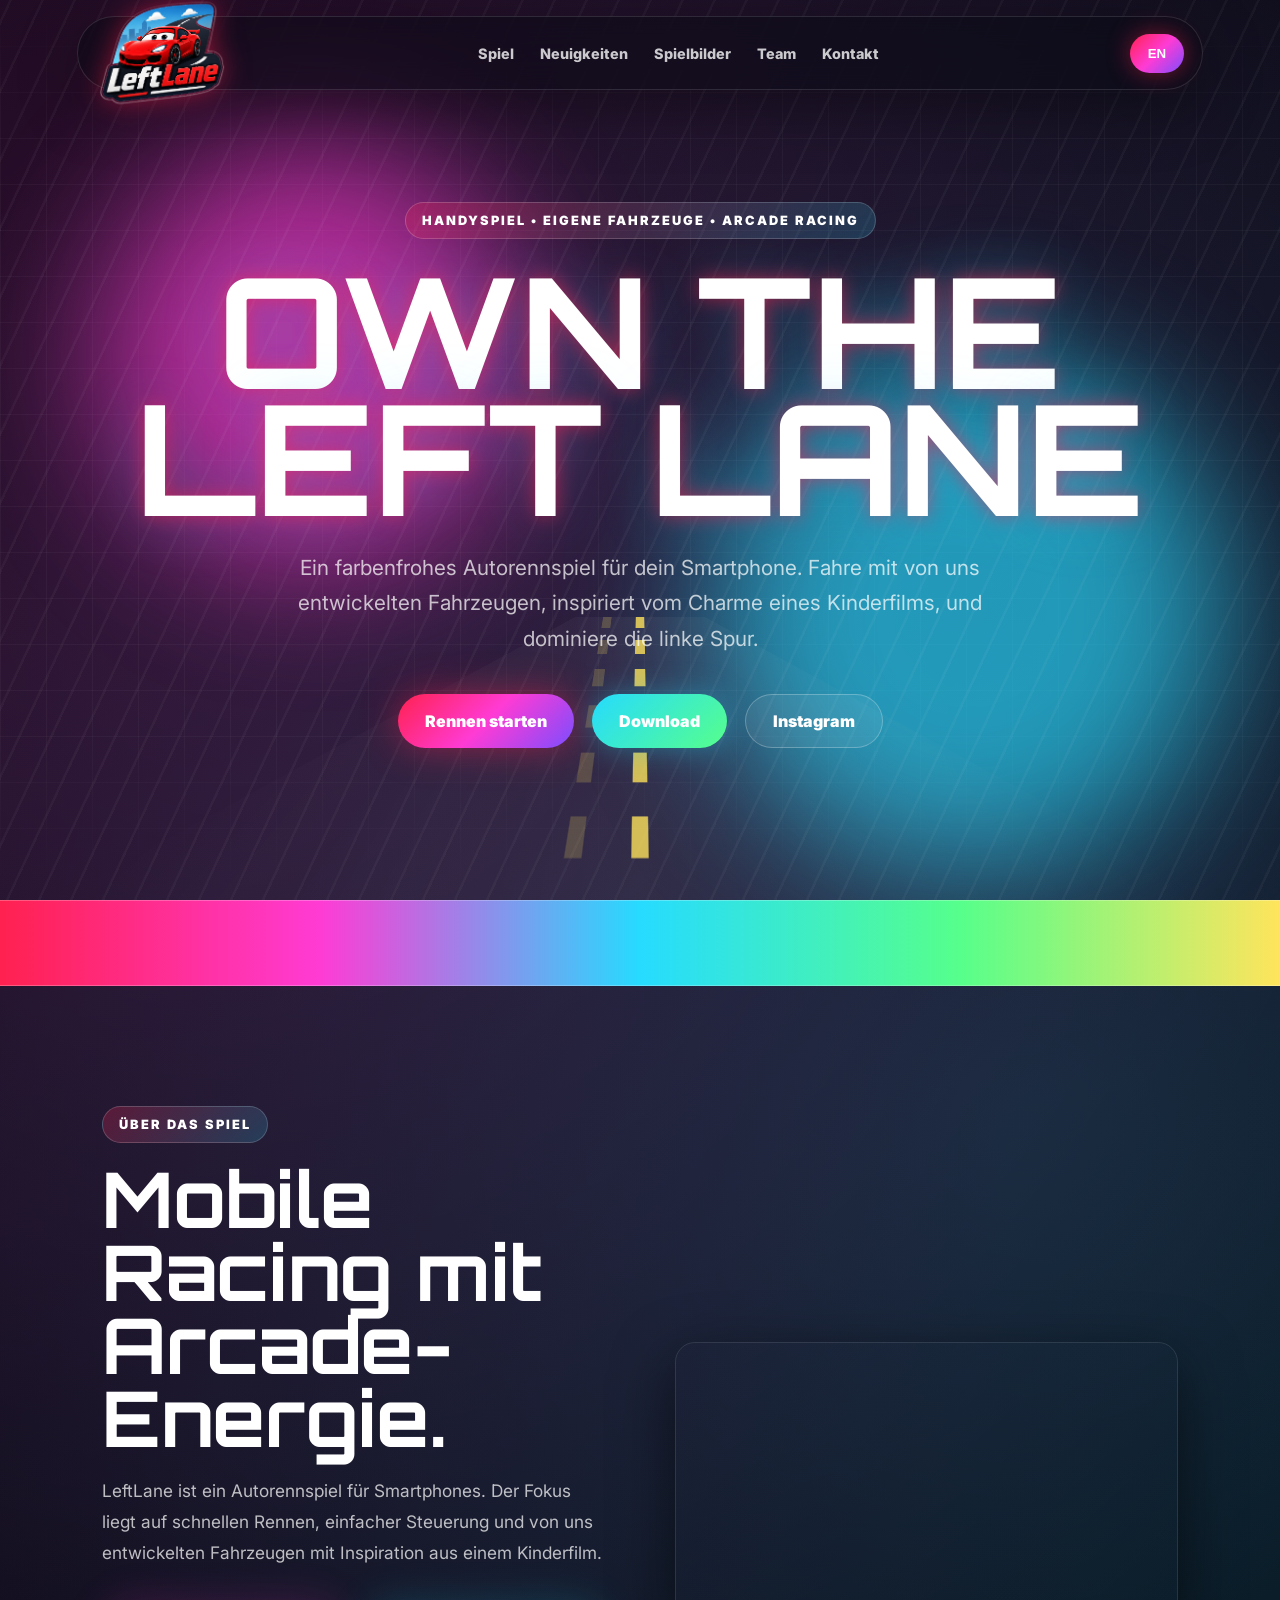
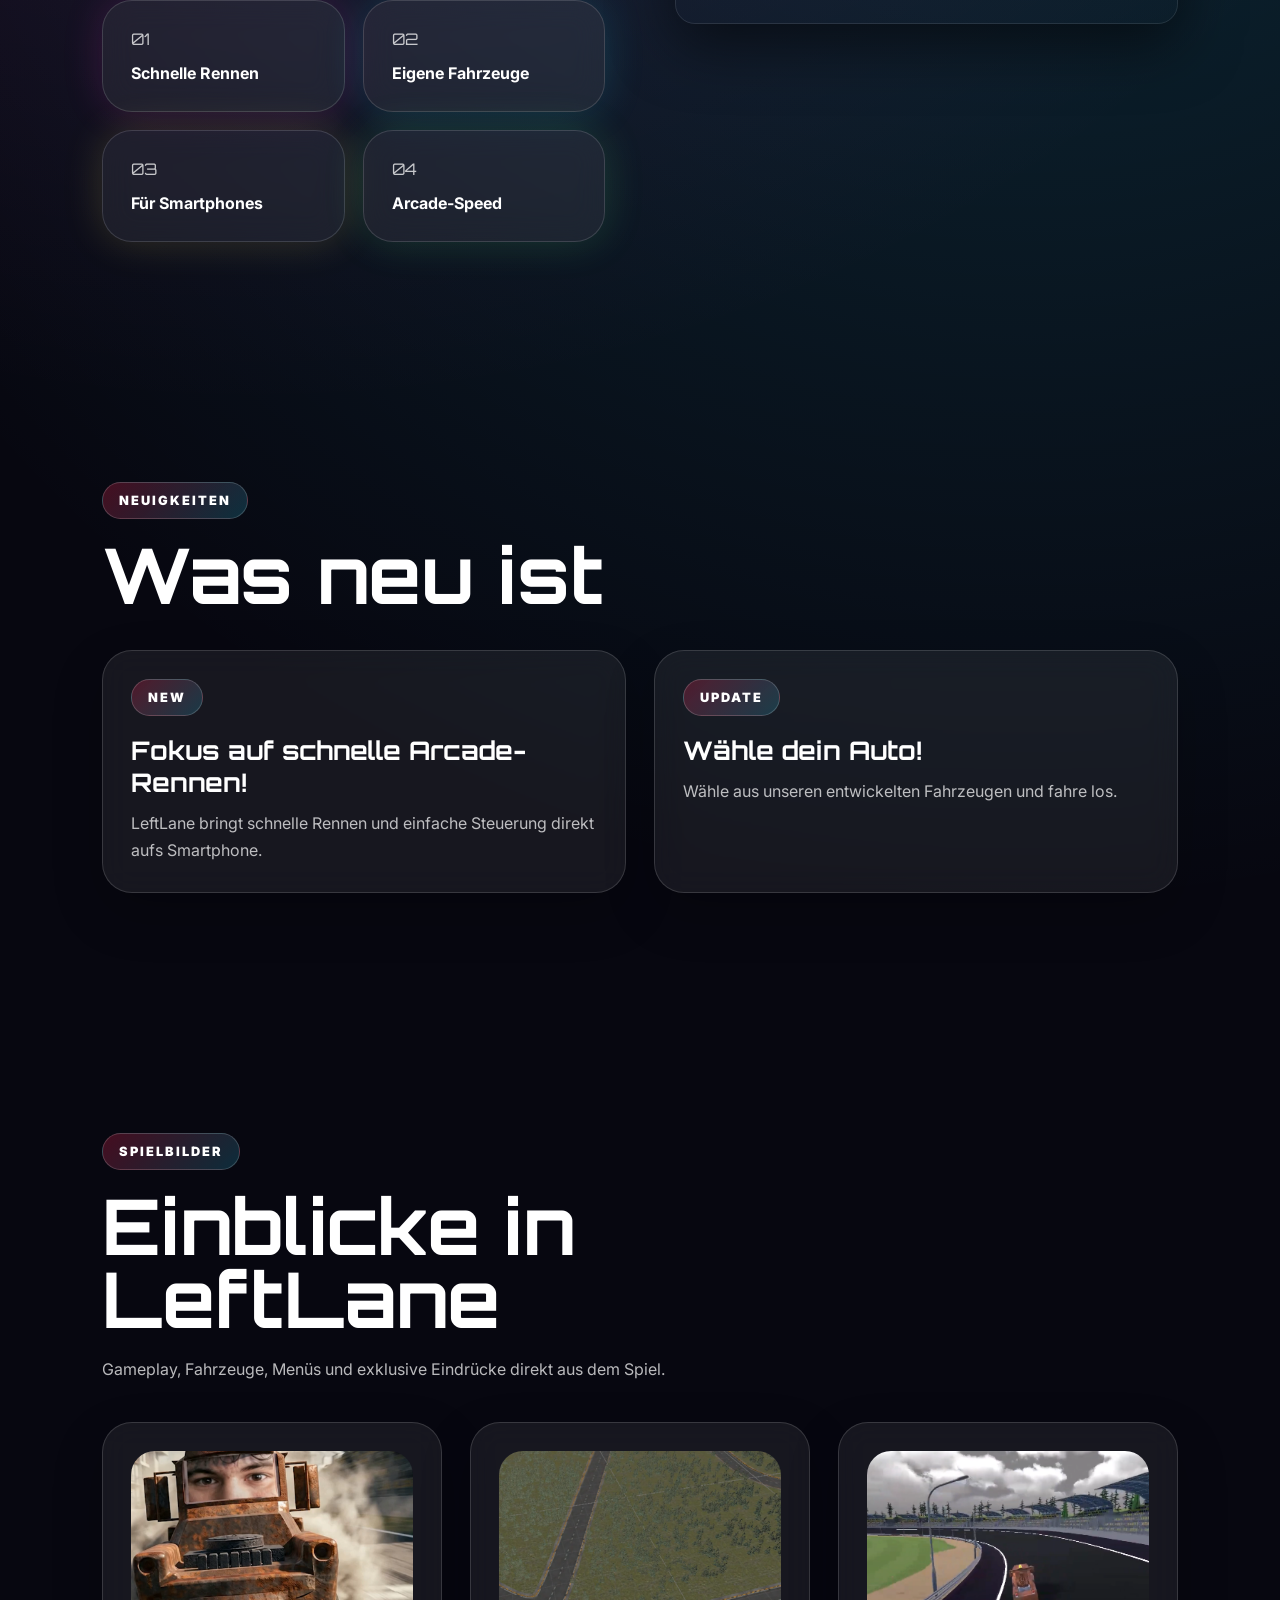
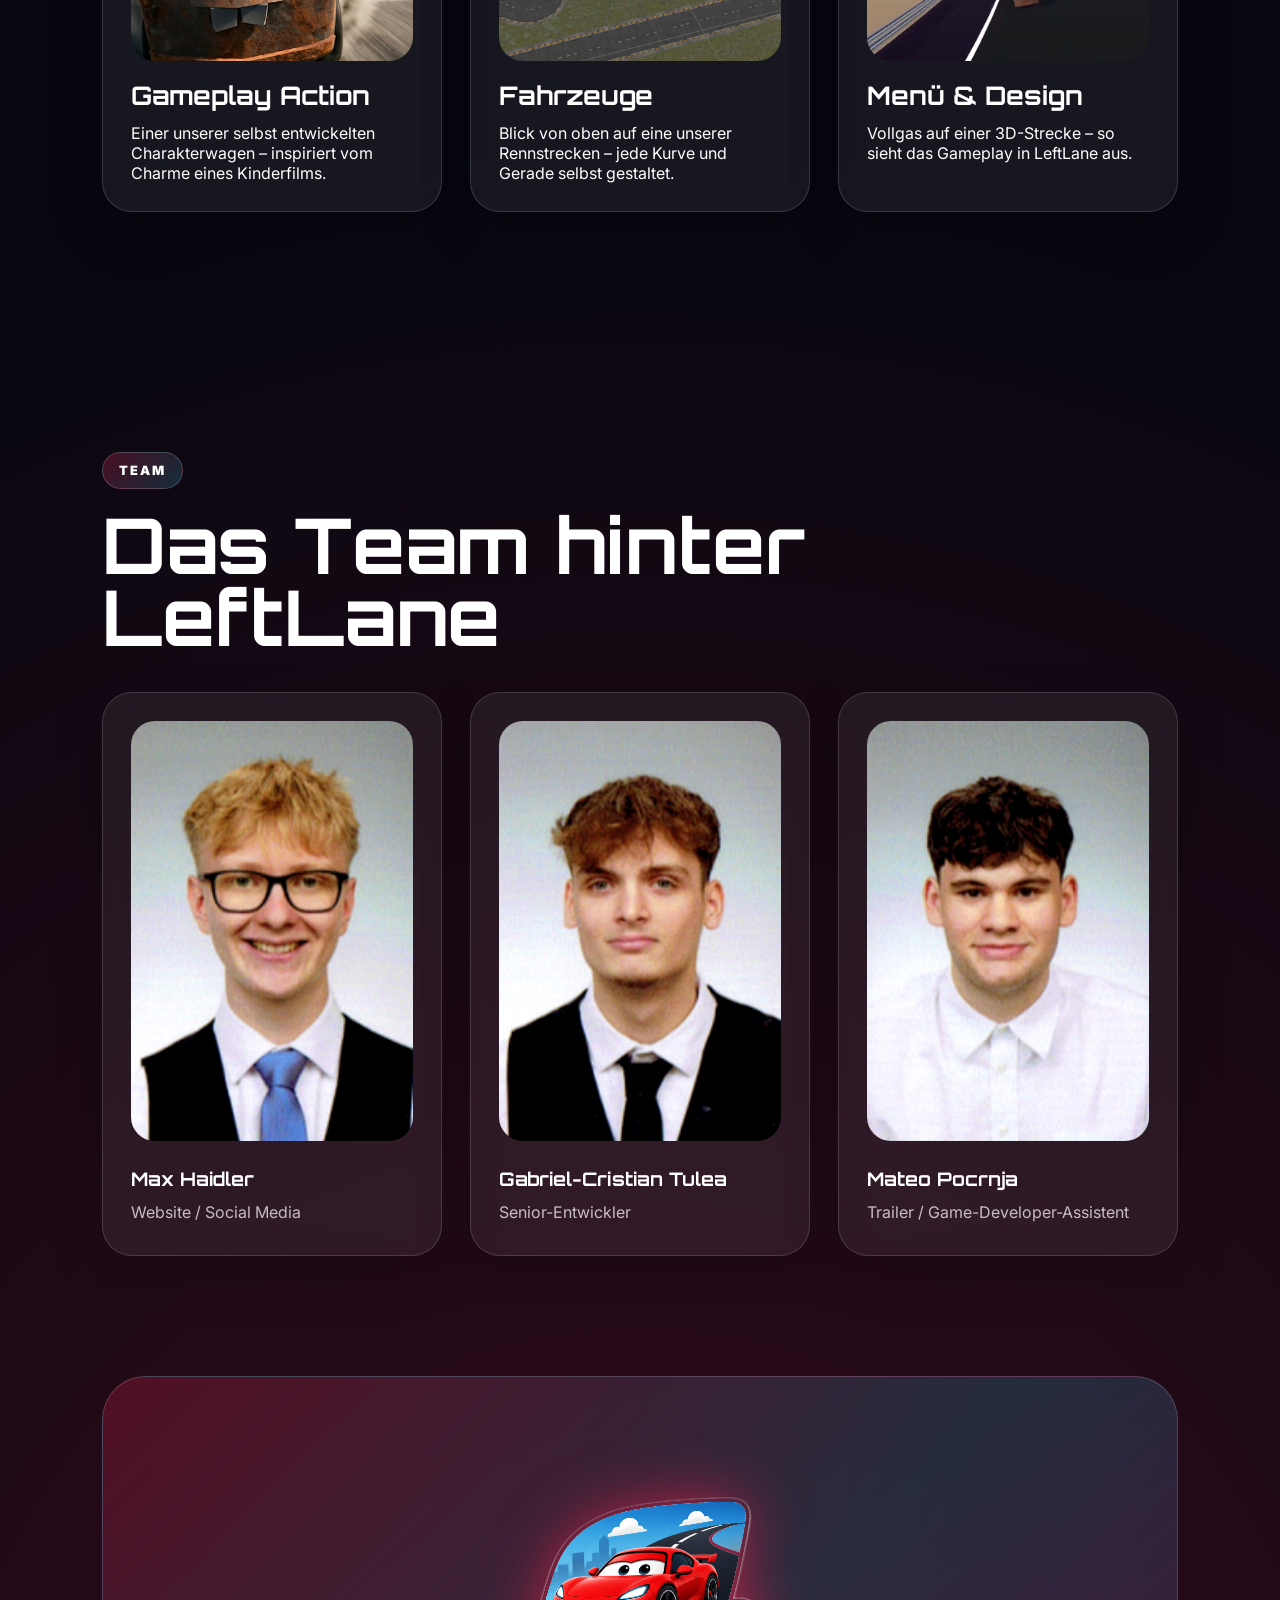
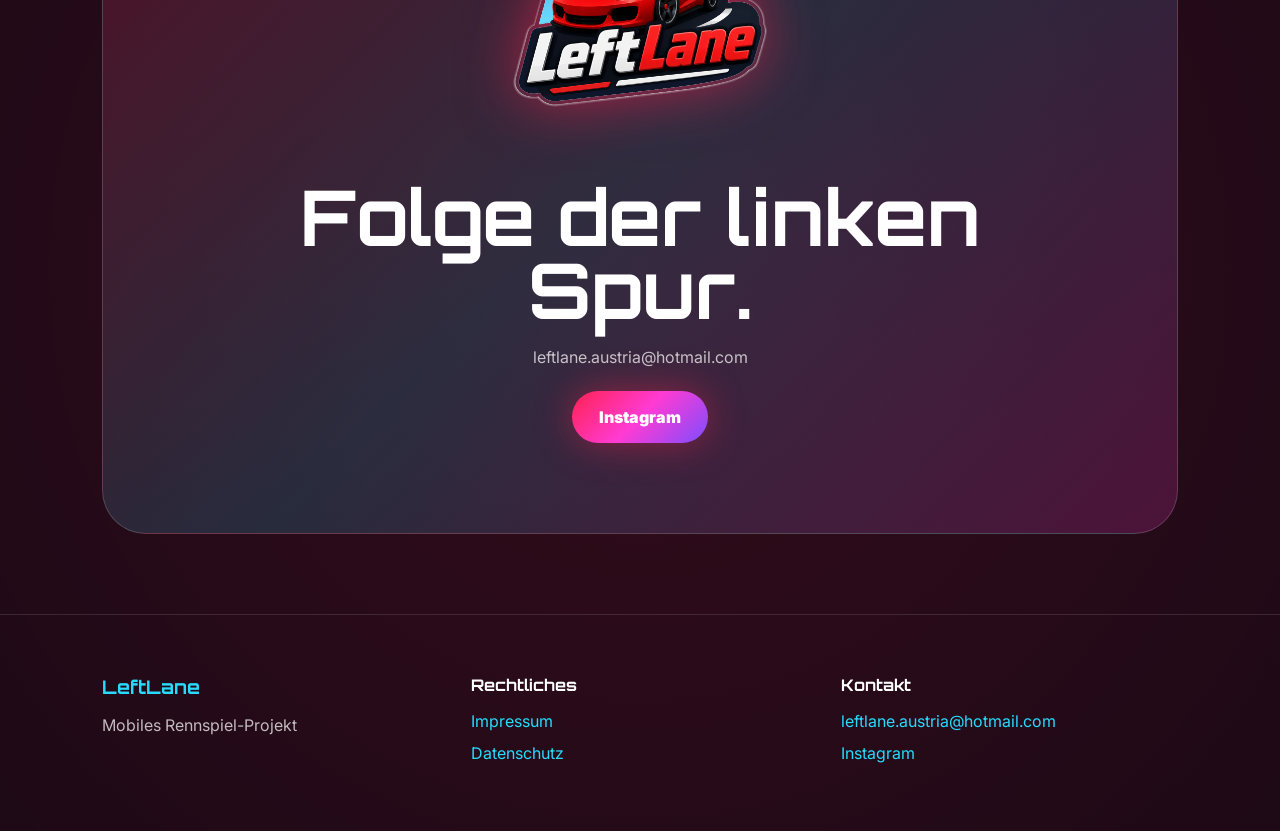
<file: index.html>
﻿<!DOCTYPE html>
<html lang="de">
<head>
  <meta charset="UTF-8" />
  <meta name="viewport" content="width=device-width, initial-scale=1.0" />
  <title>LeftLane — Mobiles Rennspiel</title>
  <link rel="preconnect" href="https://fonts.googleapis.com">
  <link rel="preconnect" href="https://fonts.gstatic.com" crossorigin>
  <link href="https://fonts.googleapis.com/css2?family=Orbitron:wght@500;700;900&family=Inter:wght@300;400;500;700;900&display=swap" rel="stylesheet">
  <link rel="stylesheet" href="style.css" />
</head>
<body>

<div id="loader">
  <img src="logo.png" alt="LeftLane Logo" class="loader-logo">
  <p class="loader-small" data-de="Mobiles Rennspiel" data-en="Mobile Racing Game">Mobiles Rennspiel</p>
  <div class="loader-bar"><div></div></div>
</div>

<header class="site-header">
  <nav>
    <a href="#" class="brand">
      <img src="logo.png" alt="LeftLane Logo">
    </a>

    <div class="nav-links">
      <a href="#game" data-de="Spiel" data-en="Game">Spiel</a>
      <a href="#news" data-de="Neuigkeiten" data-en="News">Neuigkeiten</a>
      <a href="#gallery" data-de="Spielbilder" data-en="Game Images">Spielbilder</a>
      <a href="#team" data-de="Team" data-en="Team">Team</a>
      <a href="#contact" data-de="Kontakt" data-en="Contact">Kontakt</a>
    </div>

    <button id="langToggle">EN</button>
  </nav>
</header>

<main>
  <section class="hero">
    <div class="aurora aurora-one"></div>
    <div class="aurora aurora-two"></div>
    <div class="speed-lines"></div>
    <div class="track">
      <div class="lane-line"></div>
      <div class="lane-line delay"></div>
    </div>

    <div class="hero-content reveal">
      <div class="pill" data-de="Handyspiel • Eigene Fahrzeuge • Arcade Racing" data-en="Mobile Game • Self-Made Cars • Arcade Racing">Handyspiel • Eigene Fahrzeuge • Arcade Racing</div>
      <h1 data-de="OWN THE<br>LEFT LANE" data-en="OWN THE<br>LEFT LANE">OWN THE<br>LEFT LANE</h1>
      <p data-de="Ein farbenfrohes Autorennspiel für dein Smartphone. Fahre mit von uns entwickelten Fahrzeugen, inspiriert vom Charme eines Kinderfilms, und dominiere die linke Spur." data-en="A colorful racing game for your smartphone. Choose your self-made car and dominate the left lane.">
        Ein farbenfrohes Autorennspiel für dein Smartphone. Fahre mit von uns entwickelten Fahrzeugen, inspiriert vom Charme eines Kinderfilms, und dominiere die linke Spur.
      </p>
      <div class="hero-actions">
        <a class="btn primary" href="#game" data-de="Rennen starten" data-en="Start Racing">Rennen starten</a>
        <a class="btn download-btn" href="#" onclick="window.location.reload(); return false;" data-de="Download" data-en="Download">Download</a>
        <a class="btn ghost" href="https://www.instagram.com/leftlane.austria/" target="_blank">Instagram</a>
      </div>
    </div>

  </section>

  <section class="arcade-strip" aria-label="LeftLane Highlights">
    <div class="arcade-track">
      <span data-de="KEINE BREMSEN" data-en="NO BRAKES">KEINE BREMSEN</span>
      <span data-de="AUTO WÄHLEN" data-en="CHOOSE CAR">AUTO WÄHLEN</span>
      <span data-de="ARCADE-RENNEN" data-en="ARCADE RACES">ARCADE-RENNEN</span>
      <span>LEFTLANE</span>
      <span data-de="KEINE BREMSEN" data-en="NO BRAKES">KEINE BREMSEN</span>
      <span data-de="AUTO WÄHLEN" data-en="CHOOSE CAR">AUTO WÄHLEN</span>
      <span data-de="ARCADE-RENNEN" data-en="ARCADE RACES">ARCADE-RENNEN</span>
      <span>LEFTLANE</span>
    </div>
  </section>

  <section id="game" class="game-section">
    <div class="game-copy reveal">
      <span class="section-kicker" data-de="Über das Spiel" data-en="About the Game">Über das Spiel</span>
      <h2 data-de="Mobile Racing mit Arcade-Energie." data-en="Mobile racing with arcade energy.">Mobile Racing mit Arcade-Energie.</h2>
      <p data-de="LeftLane ist ein Autorennspiel für Smartphones. Der Fokus liegt auf schnellen Rennen, einfacher Steuerung und von uns entwickelten Fahrzeugen mit Inspiration aus einem Kinderfilm." data-en="LeftLane is a racing game for smartphones. It focuses on fast races, simple controls and self-made cars.">
        LeftLane ist ein Autorennspiel für Smartphones. Der Fokus liegt auf schnellen Rennen, einfacher Steuerung und von uns entwickelten Fahrzeugen mit Inspiration aus einem Kinderfilm.
      </p>

      <div class="feature-grid">
        <div class="feature-card pink"><span>01</span><b data-de="Schnelle Rennen" data-en="Fast Races">Schnelle Rennen</b></div>
        <div class="feature-card blue"><span>02</span><b data-de="Eigene Fahrzeuge" data-en="Self-Made Cars">Eigene Fahrzeuge</b></div>
        <div class="feature-card yellow"><span>03</span><b data-de="Für Smartphones" data-en="Made for Mobile">Für Smartphones</b></div>
        <div class="feature-card green"><span>04</span><b data-de="Arcade-Speed" data-en="Arcade Speed">Arcade-Speed</b></div>
      </div>
    </div>

    <div class="game-video reveal">
      <div class="video-wrapper">
        <iframe src="https://www.youtube.com/embed/-vQetWceARI" title="LeftLane Trailer" frameborder="0" allow="accelerometer; autoplay; clipboard-write; encrypted-media; gyroscope; picture-in-picture; web-share" referrerpolicy="strict-origin-when-cross-origin" allowfullscreen></iframe>
      </div>
    </div>
  </section>

  <section id="news" class="news-section">
    <div class="section-head reveal">
      <span class="section-kicker" data-de="Neuigkeiten" data-en="Latest News">Neuigkeiten</span>
      <h2 data-de="Was neu ist" data-en="What's new">Was neu ist</h2>
    </div>

    <div class="news-grid">
      <article class="news-card reveal">
        <div class="tag">NEW</div>
        <h3 data-de="Fokus auf schnelle Arcade-Rennen!" data-en="Focus on fast arcade races!">Fokus auf schnelle Arcade-Rennen!</h3>
        <p data-de="LeftLane bringt schnelle Rennen und einfache Steuerung direkt aufs Smartphone." data-en="LeftLane brings fast races and simple controls directly to your smartphone.">LeftLane bringt schnelle Rennen und einfache Steuerung direkt aufs Smartphone.</p>
      </article>

      <article class="news-card reveal">
        <div class="tag">UPDATE</div>
        <h3 data-de="Wähle dein Auto!" data-en="Choose your car!">Wähle dein Auto!</h3>
        <p data-de="Wähle aus unseren entwickelten Fahrzeugen und fahre los." data-en="Choose your self-made car and start racing.">Wähle aus unseren entwickelten Fahrzeugen und fahre los.</p>
      </article>
    </div>
  </section>

  
<section id="gallery" class="gallery-section">
<div class="section-head reveal">
<span class="section-kicker" data-de="Spielbilder" data-en="Game Images">Spielbilder</span>
<h2 data-de="Einblicke in LeftLane" data-en="Inside LeftLane">Einblicke in LeftLane</h2>
<p data-de="Gameplay, Fahrzeuge, Menüs und exklusive Eindrücke direkt aus dem Spiel." data-en="Gameplay, vehicles, menus and exclusive insights directly from the game.">Gameplay, Fahrzeuge, Menüs und exklusive Eindrücke direkt aus dem Spiel.</p>
</div>
<div class="gallery-grid">
<article class="gallery-card reveal">
<img src="pic1.png" alt="Gameplay Screenshot" onerror="this.style.display='none'; this.parentNode.querySelector('.gallery-placeholder').style.display='flex';">
<div class="gallery-placeholder" style="display:none;">GAMEPLAY</div>
<h3>Gameplay Action</h3>
<p data-de="Einer unserer selbst entwickelten Charakterwagen – inspiriert vom Charme eines Kinderfilms." data-en="One of our self-made character cars – inspired by the charm of an animated movie.">Einer unserer selbst entwickelten Charakterwagen – inspiriert vom Charme eines Kinderfilms.</p>
</article>
<article class="gallery-card reveal">
<img src="pic2.png" alt="Fahrzeug Screenshot" onerror="this.style.display='none'; this.parentNode.querySelector('.gallery-placeholder').style.display='flex';">
<div class="gallery-placeholder" style="display:none;">CAR</div>
<h3>Fahrzeuge</h3>
<p data-de="Blick von oben auf eine unserer Rennstrecken – jede Kurve und Gerade selbst gestaltet." data-en="Bird's-eye view of one of our race tracks – every corner and straight designed by us.">Blick von oben auf eine unserer Rennstrecken – jede Kurve und Gerade selbst gestaltet.</p>
</article>
<article class="gallery-card reveal">
<img src="pic3.png" alt="UI Screenshot" onerror="this.style.display='none'; this.parentNode.querySelector('.gallery-placeholder').style.display='flex';">
<div class="gallery-placeholder" style="display:none;">UI</div>
<h3>Menü & Design</h3>
<p data-de="Vollgas auf einer 3D-Strecke – so sieht das Gameplay in LeftLane aus." data-en="Full throttle on a 3D track – this is what gameplay in LeftLane looks like.">Vollgas auf einer 3D-Strecke – so sieht das Gameplay in LeftLane aus.</p>
</article>
</div>
</section>


  <section id="team" class="team-section">
    <div class="section-head reveal">
      <span class="section-kicker" data-de="Team" data-en="Crew">Team</span>
      <h2 data-de="Das Team hinter LeftLane" data-en="The team behind LeftLane">Das Team hinter LeftLane</h2>
    </div>

    <div class="team-grid">
      <article class="team-card reveal">
        <img src="max.jpg" alt="Max Haidler">
        <h3>Max Haidler</h3>
        <p data-de="Website / Social Media" data-en="Website / Social Media">Website / Social Media</p>
      </article>
      <article class="team-card reveal">
        <img src="gabriel.jpg" alt="Gabriel-Cristian Tulea">
        <h3>Gabriel-Cristian Tulea</h3>
        <p data-de="Senior-Entwickler" data-en="Senior Developer">Senior-Entwickler</p>
      </article>
      <article class="team-card reveal">
        <img src="mateo.jpg" alt="Mateo Pocrnja">
        <h3>Mateo Pocrnja</h3>
        <p data-de="Trailer / Game-Developer-Assistent" data-en="Trailer / Game Developer Assistant">Trailer / Game-Developer-Assistent</p>
      </article>
    </div>
  </section>

  <section id="contact" class="contact-section reveal">
    <img src="logo.png" alt="LeftLane Logo">
    <h2 data-de="Folge der linken Spur." data-en="Follow the left lane.">Folge der linken Spur.</h2>
    <p>leftlane.austria@hotmail.com</p>
    <a class="btn primary" href="https://www.instagram.com/leftlane.austria/" target="_blank">Instagram</a>
  </section>
</main>

<footer id="impressum">
  <div class="footer-grid">
    <div>
      <h3><a href="index.html">LeftLane</a></h3>
      <p data-de="Mobiles Rennspiel-Projekt" data-en="Mobile racing game project">Mobiles Rennspiel-Projekt</p>
    </div>
    <div>
      <h4 data-de="Rechtliches" data-en="Legal">Rechtliches</h4>
      <p><a href="impressum.html" data-de="Impressum" data-en="Legal Notice">Impressum</a></p>
      <p><a href="datenschutz.html" data-de="Datenschutz" data-en="Privacy Policy">Datenschutz</a></p>
    </div>
    <div>
      <h4 data-de="Kontakt" data-en="Contact">Kontakt</h4>
      <p><a href="mailto:leftlane.austria@hotmail.com">leftlane.austria@hotmail.com</a></p>
      <p><a href="https://www.instagram.com/leftlane.austria/" target="_blank" rel="noopener">Instagram</a></p>
    </div>
  </div>
</footer>

<script src="script.js"></script>
</body>
</html>
</file>
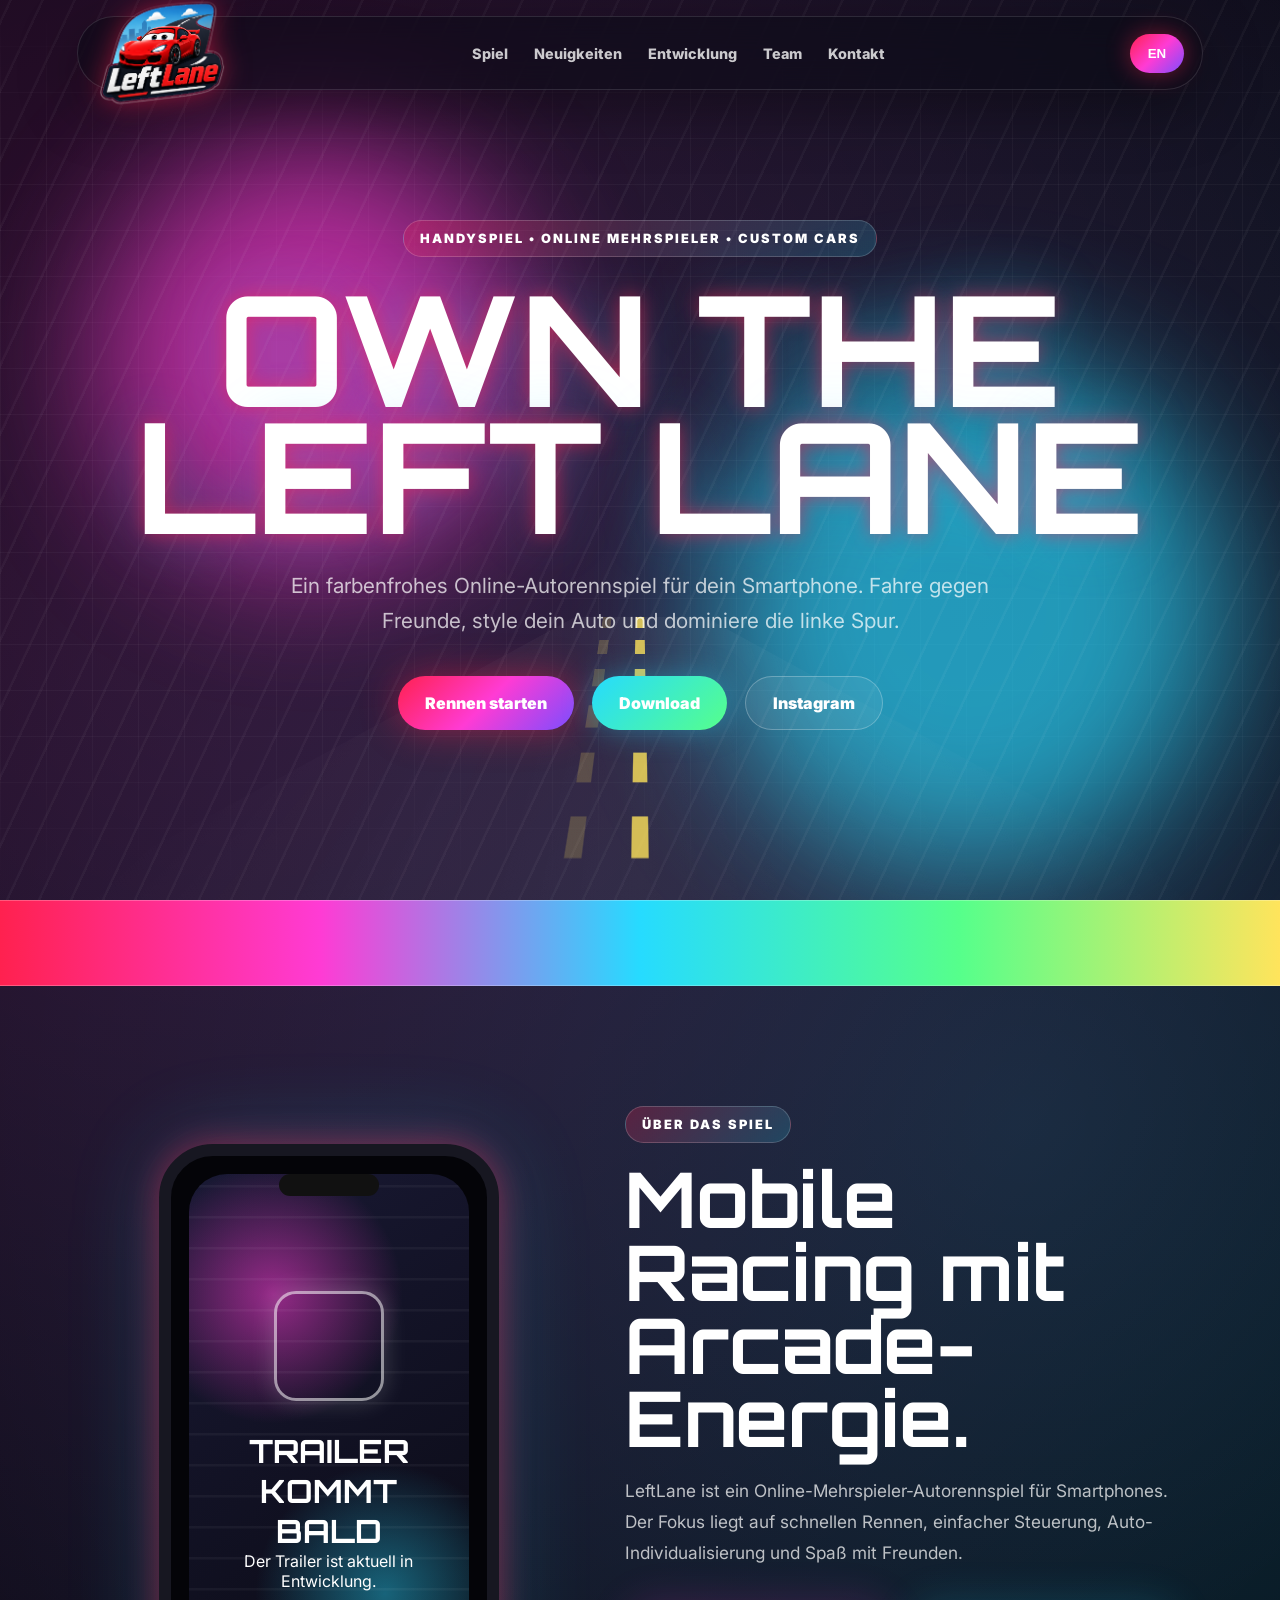
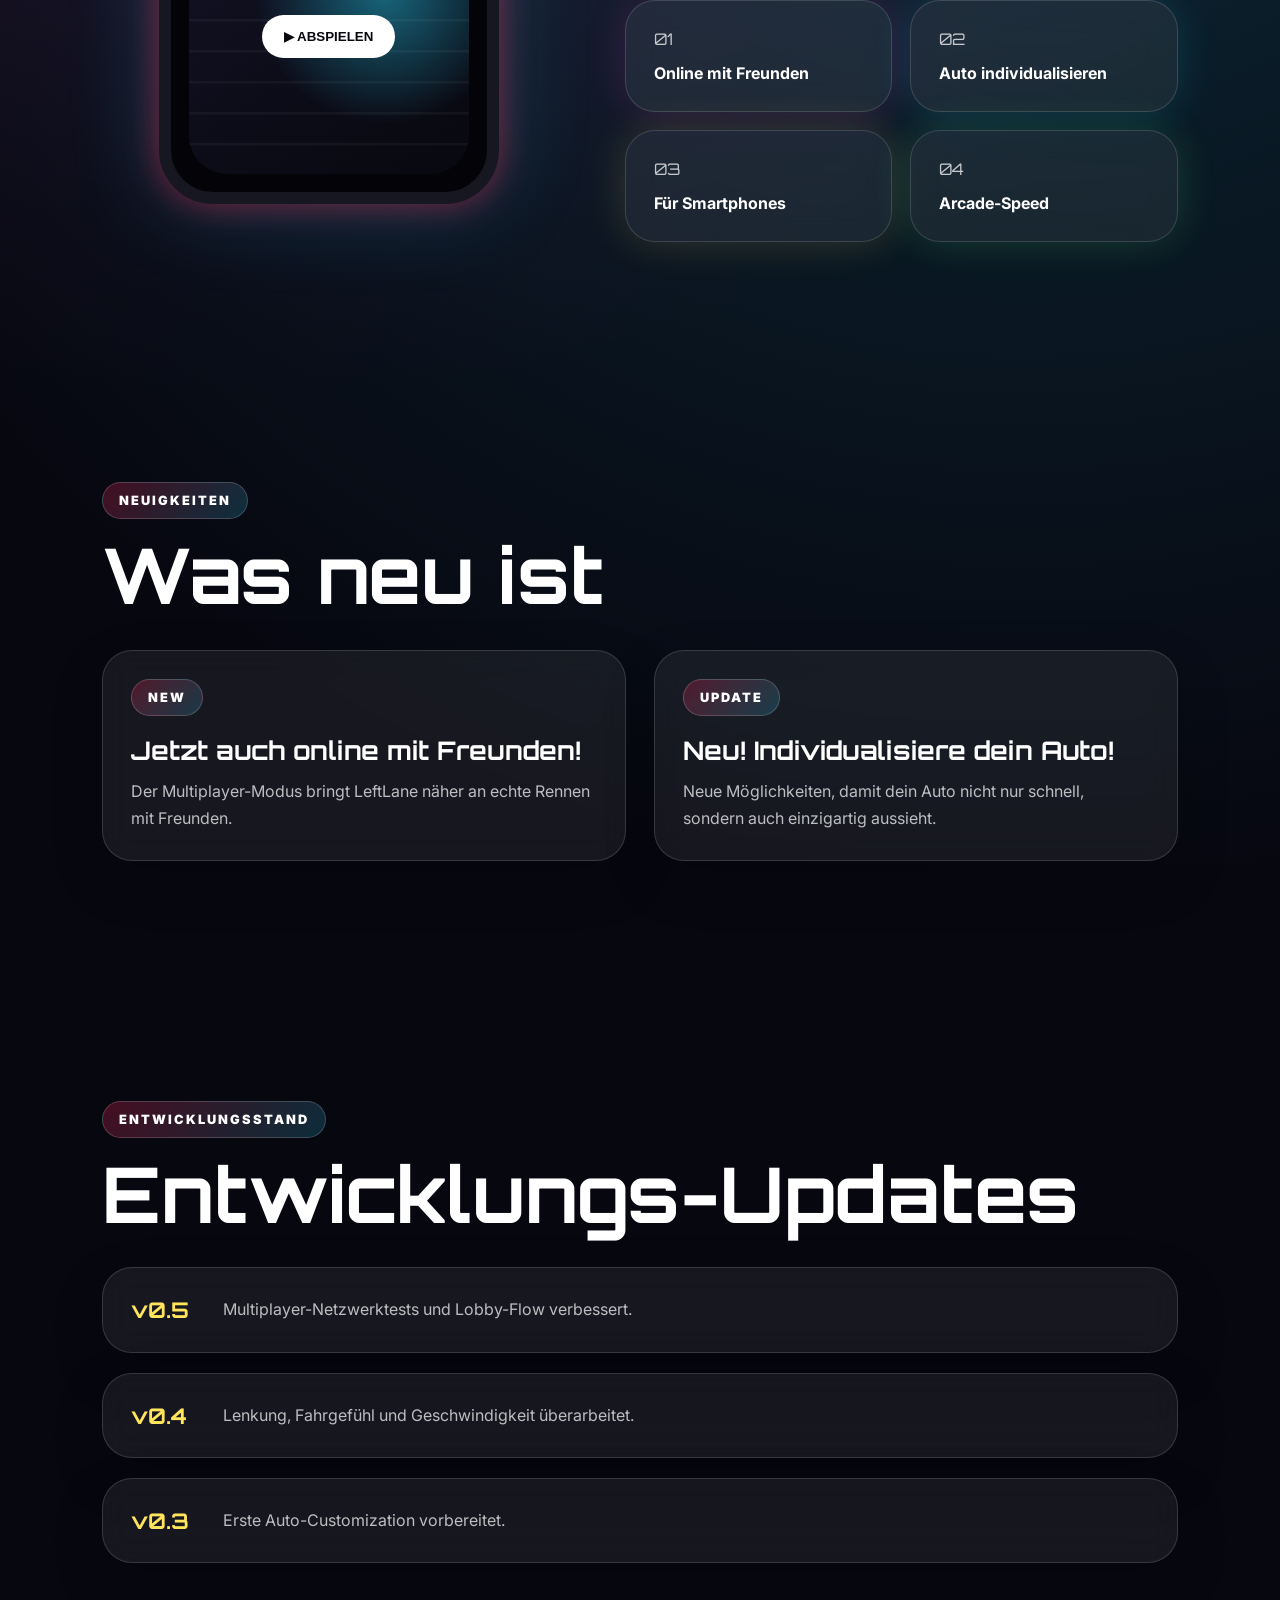
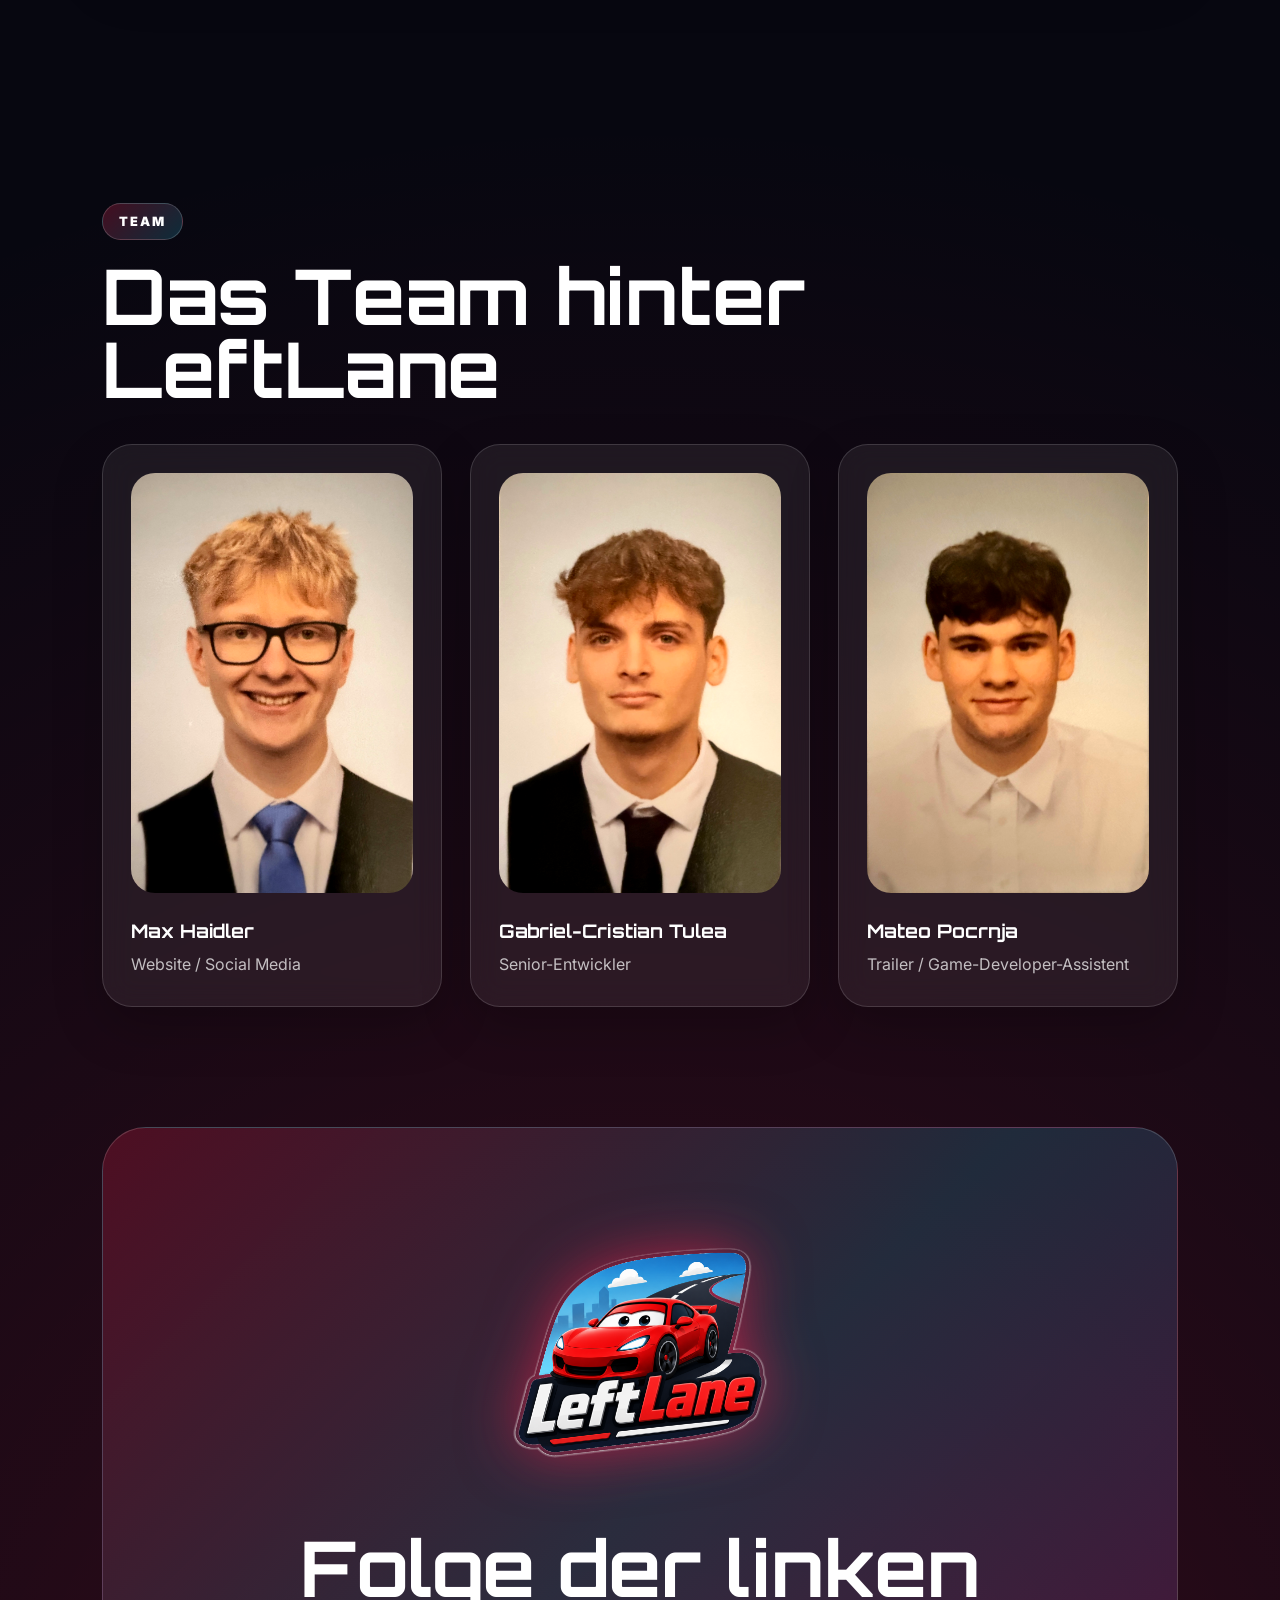
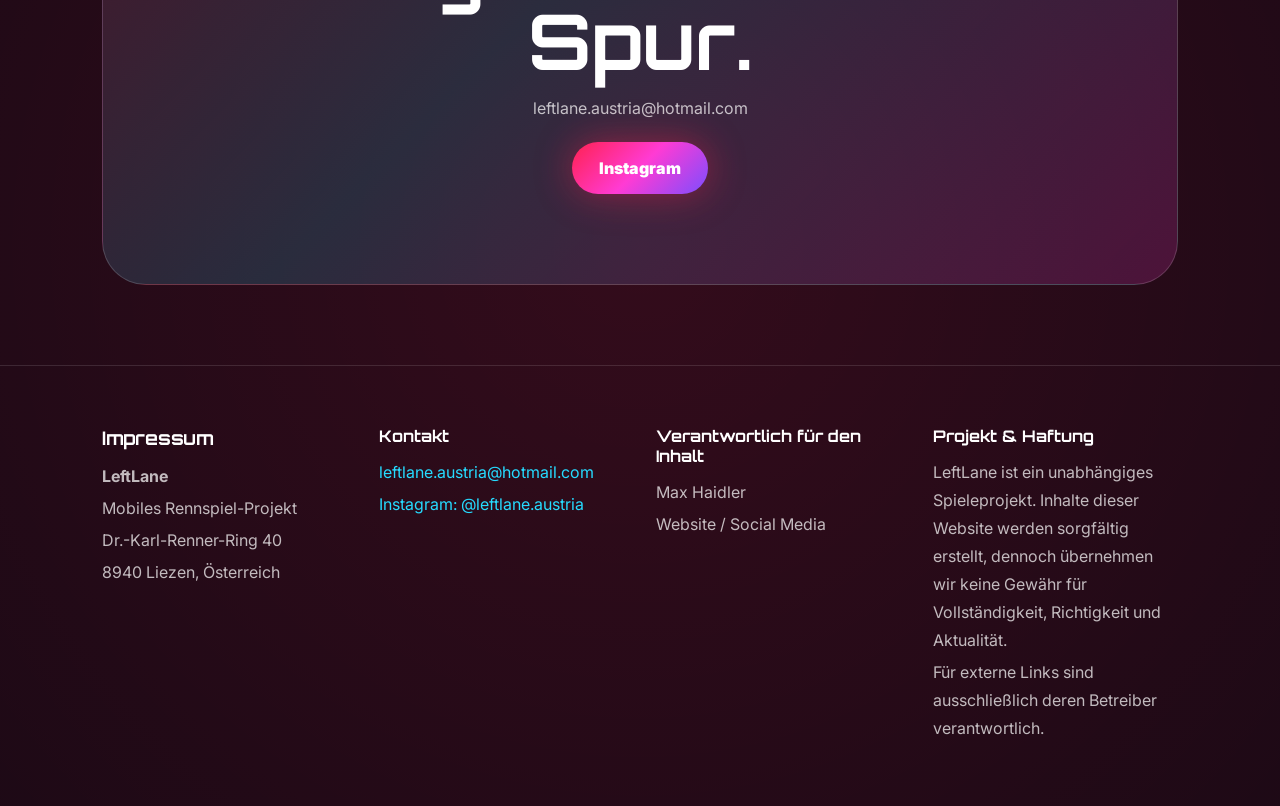
<file: LeftLane_Final_v7_transparent_impressum/index.html>
<!DOCTYPE html>
<html lang="de">
<head>
  <meta charset="UTF-8" />
  <meta name="viewport" content="width=device-width, initial-scale=1.0" />
  <title>LeftLane — Mobiles Rennspiel</title>
  <link rel="preconnect" href="https://fonts.googleapis.com">
  <link rel="preconnect" href="https://fonts.gstatic.com" crossorigin>
  <link href="https://fonts.googleapis.com/css2?family=Orbitron:wght@500;700;900&family=Inter:wght@300;400;500;700;900&display=swap" rel="stylesheet">
  <link rel="stylesheet" href="style.css" />
</head>
<body>

<div id="loader">
  <img src="logo.png" alt="LeftLane Logo" class="loader-logo">
  <p class="loader-small" data-de="Mobiles Mehrspieler-Rennspiel" data-en="Mobile Multiplayer Racing">Mobiles Mehrspieler-Rennspiel</p>
  <div class="loader-bar"><div></div></div>
</div>

<header class="site-header">
  <nav>
    <a href="#" class="brand">
      <img src="logo.png" alt="LeftLane Logo">
    </a>

    <div class="nav-links">
      <a href="#game" data-de="Spiel" data-en="Game">Spiel</a>
      <a href="#news" data-de="Neuigkeiten" data-en="News">Neuigkeiten</a>
      <a href="#devlog" data-de="Entwicklung" data-en="Devlog">Entwicklung</a>
      <a href="#team" data-de="Team" data-en="Team">Team</a>
      <a href="#contact" data-de="Kontakt" data-en="Contact">Kontakt</a>
    </div>

    <button id="langToggle">EN</button>
  </nav>
</header>

<main>
  <section class="hero">
    <div class="aurora aurora-one"></div>
    <div class="aurora aurora-two"></div>
    <div class="speed-lines"></div>
    <div class="track">
      <div class="lane-line"></div>
      <div class="lane-line delay"></div>
    </div>

    <div class="hero-content reveal">
      <div class="pill" data-de="Handyspiel • Online Mehrspieler • Custom Cars" data-en="Mobile Game • Online Multiplayer • Custom Cars">Handyspiel • Online Mehrspieler • Custom Cars</div>
      <h1 data-de="OWN THE<br>LEFT LANE" data-en="OWN THE<br>LEFT LANE">OWN THE<br>LEFT LANE</h1>
      <p data-de="Ein farbenfrohes Online-Autorennspiel für dein Smartphone. Fahre gegen Freunde, style dein Auto und dominiere die linke Spur." data-en="A colorful online racing game for your smartphone. Race your friends, style your car and dominate the left lane.">
        Ein farbenfrohes Online-Autorennspiel für dein Smartphone. Fahre gegen Freunde, style dein Auto und dominiere die linke Spur.
      </p>
      <div class="hero-actions">
        <a class="btn primary" href="#game" data-de="Rennen starten" data-en="Start Racing">Rennen starten</a>
        <a class="btn download-btn" href="#" onclick="window.location.reload(); return false;" data-de="Download" data-en="Download">Download</a>
        <a class="btn ghost" href="https://www.instagram.com/leftlane.austria/" target="_blank">Instagram</a>
      </div>
    </div>

  </section>

  <section class="arcade-strip" aria-label="LeftLane Highlights">
    <div class="arcade-track">
      <span data-de="KEINE BREMSEN" data-en="NO BRAKES">KEINE BREMSEN</span>
      <span data-de="INDIVIDUALISIEREN" data-en="CUSTOMIZE">INDIVIDUALISIEREN</span>
      <span data-de="ONLINE-RENNEN" data-en="ONLINE RACES">ONLINE-RENNEN</span>
      <span>LEFTLANE</span>
      <span data-de="KEINE BREMSEN" data-en="NO BRAKES">KEINE BREMSEN</span>
      <span data-de="INDIVIDUALISIEREN" data-en="CUSTOMIZE">INDIVIDUALISIEREN</span>
      <span data-de="ONLINE-RENNEN" data-en="ONLINE RACES">ONLINE-RENNEN</span>
      <span>LEFTLANE</span>
    </div>
  </section>

  <section id="game" class="game-section">
    <div class="phone reveal">
      <div class="phone-notch"></div>
      <div class="phone-screen">
        <div class="mini-map"></div>
        <h2 data-de="TRAILER<br>KOMMT BALD" data-en="TRAILER<br>COMING SOON">TRAILER<br>KOMMT BALD</h2>
        <p data-de="Der Trailer ist aktuell in Entwicklung." data-en="The trailer is currently in development.">Der Trailer ist aktuell in Entwicklung.</p>
        <button data-de="▶ ABSPIELEN" data-en="▶ PLAY">▶ ABSPIELEN</button>
      </div>
    </div>

    <div class="game-copy reveal">
      <span class="section-kicker" data-de="Über das Spiel" data-en="About the Game">Über das Spiel</span>
      <h2 data-de="Mobile Racing mit Arcade-Energie." data-en="Mobile racing with arcade energy.">Mobile Racing mit Arcade-Energie.</h2>
      <p data-de="LeftLane ist ein Online-Mehrspieler-Autorennspiel für Smartphones. Der Fokus liegt auf schnellen Rennen, einfacher Steuerung, Auto-Individualisierung und Spaß mit Freunden." data-en="LeftLane is an online multiplayer racing game for smartphones. It focuses on fast races, simple controls, car customization and fun with friends.">
        LeftLane ist ein Online-Mehrspieler-Autorennspiel für Smartphones. Der Fokus liegt auf schnellen Rennen, einfacher Steuerung, Auto-Individualisierung und Spaß mit Freunden.
      </p>

      <div class="feature-grid">
        <div class="feature-card pink"><span>01</span><b data-de="Online mit Freunden" data-en="Online with Friends">Online mit Freunden</b></div>
        <div class="feature-card blue"><span>02</span><b data-de="Auto individualisieren" data-en="Customize Cars">Auto individualisieren</b></div>
        <div class="feature-card yellow"><span>03</span><b data-de="Für Smartphones" data-en="Made for Mobile">Für Smartphones</b></div>
        <div class="feature-card green"><span>04</span><b data-de="Arcade-Speed" data-en="Arcade Speed">Arcade-Speed</b></div>
      </div>
    </div>
  </section>

  <section id="news" class="news-section">
    <div class="section-head reveal">
      <span class="section-kicker" data-de="Neuigkeiten" data-en="Latest News">Neuigkeiten</span>
      <h2 data-de="Was neu ist" data-en="What's new">Was neu ist</h2>
    </div>

    <div class="news-grid">
      <article class="news-card reveal">
        <div class="tag">NEW</div>
        <h3 data-de="Jetzt auch online mit Freunden!" data-en="Now online with friends!">Jetzt auch online mit Freunden!</h3>
        <p data-de="Der Multiplayer-Modus bringt LeftLane näher an echte Rennen mit Freunden." data-en="The multiplayer mode brings LeftLane closer to real races with friends.">Der Multiplayer-Modus bringt LeftLane näher an echte Rennen mit Freunden.</p>
      </article>

      <article class="news-card reveal">
        <div class="tag">UPDATE</div>
        <h3 data-de="Neu! Individualisiere dein Auto!" data-en="New! Customize your car!">Neu! Individualisiere dein Auto!</h3>
        <p data-de="Neue Möglichkeiten, damit dein Auto nicht nur schnell, sondern auch einzigartig aussieht." data-en="New options so your car looks not only fast, but unique.">Neue Möglichkeiten, damit dein Auto nicht nur schnell, sondern auch einzigartig aussieht.</p>
      </article>
    </div>
  </section>

  <section id="devlog" class="devlog">
    <div class="section-head reveal">
      <span class="section-kicker" data-de="Entwicklungsstand" data-en="Patch Notes">Entwicklungsstand</span>
      <h2 data-de="Entwicklungs-Updates" data-en="Development Updates">Entwicklungs-Updates</h2>
    </div>
    <div class="timeline">
      <div class="patch reveal"><b>v0.5</b><p data-de="Multiplayer-Netzwerktests und Lobby-Flow verbessert." data-en="Improved multiplayer networking tests and lobby flow.">Multiplayer-Netzwerktests und Lobby-Flow verbessert.</p></div>
      <div class="patch reveal"><b>v0.4</b><p data-de="Lenkung, Fahrgefühl und Geschwindigkeit überarbeitet." data-en="Reworked steering, driving feel and speed.">Lenkung, Fahrgefühl und Geschwindigkeit überarbeitet.</p></div>
      <div class="patch reveal"><b>v0.3</b><p data-de="Erste Auto-Customization vorbereitet." data-en="Prepared first car customization features.">Erste Auto-Customization vorbereitet.</p></div>
    </div>
  </section>

  <section id="team" class="team-section">
    <div class="section-head reveal">
      <span class="section-kicker" data-de="Team" data-en="Crew">Team</span>
      <h2 data-de="Das Team hinter LeftLane" data-en="The team behind LeftLane">Das Team hinter LeftLane</h2>
    </div>

    <div class="team-grid">
      <article class="team-card reveal">
        <img src="max.jpg" alt="Max Haidler">
        <h3>Max Haidler</h3>
        <p data-de="Website / Social Media" data-en="Website / Social Media">Website / Social Media</p>
      </article>
      <article class="team-card reveal">
        <img src="gabriel.jpg" alt="Gabriel-Cristian Tulea">
        <h3>Gabriel-Cristian Tulea</h3>
        <p data-de="Senior-Entwickler" data-en="Senior Developer">Senior-Entwickler</p>
      </article>
      <article class="team-card reveal">
        <img src="mateo.jpg" alt="Mateo Pocrnja">
        <h3>Mateo Pocrnja</h3>
        <p data-de="Trailer / Game-Developer-Assistent" data-en="Trailer / Game Developer Assistant">Trailer / Game-Developer-Assistent</p>
      </article>
    </div>
  </section>

  <section id="contact" class="contact-section reveal">
    <img src="logo.png" alt="LeftLane Logo">
    <h2 data-de="Folge der linken Spur." data-en="Follow the left lane.">Folge der linken Spur.</h2>
    <p>leftlane.austria@hotmail.com</p>
    <a class="btn primary" href="https://www.instagram.com/leftlane.austria/" target="_blank">Instagram</a>
  </section>
</main>

<footer id="impressum">
  <div class="footer-grid">
    <div>
      <h3 data-de="Impressum" data-en="Legal Notice">Impressum</h3>
      <p><strong>LeftLane</strong></p>
      <p data-de="Mobiles Rennspiel-Projekt" data-en="Mobile racing game project">Mobiles Rennspiel-Projekt</p>
      <p>Dr.-Karl-Renner-Ring 40</p>
      <p>8940 Liezen, Österreich</p>
    </div>

    <div>
      <h4 data-de="Kontakt" data-en="Contact">Kontakt</h4>
      <p><a href="mailto:leftlane.austria@hotmail.com">leftlane.austria@hotmail.com</a></p>
      <p><a href="https://www.instagram.com/leftlane.austria/" target="_blank" rel="noopener">Instagram: @leftlane.austria</a></p>
    </div>

    <div>
      <h4 data-de="Verantwortlich für den Inhalt" data-en="Responsible for content">Verantwortlich für den Inhalt</h4>
      <p>Max Haidler</p>
      <p data-de="Website / Social Media" data-en="Website / Social Media">Website / Social Media</p>
    </div>

    <div>
      <h4 data-de="Projekt & Haftung" data-en="Project & Liability">Projekt & Haftung</h4>
      <p data-de="LeftLane ist ein unabhängiges Spieleprojekt. Inhalte dieser Website werden sorgfältig erstellt, dennoch übernehmen wir keine Gewähr für Vollständigkeit, Richtigkeit und Aktualität." data-en="LeftLane is an independent game project. The content on this website is created with care, but we do not guarantee completeness, accuracy or timeliness.">LeftLane ist ein unabhängiges Spieleprojekt. Inhalte dieser Website werden sorgfältig erstellt, dennoch übernehmen wir keine Gewähr für Vollständigkeit, Richtigkeit und Aktualität.</p>
      <p data-de="Für externe Links sind ausschließlich deren Betreiber verantwortlich." data-en="External links are the sole responsibility of their respective operators.">Für externe Links sind ausschließlich deren Betreiber verantwortlich.</p>
    </div>
  </div>
</footer>

<script src="script.js"></script>
</body>
</html>
</file>
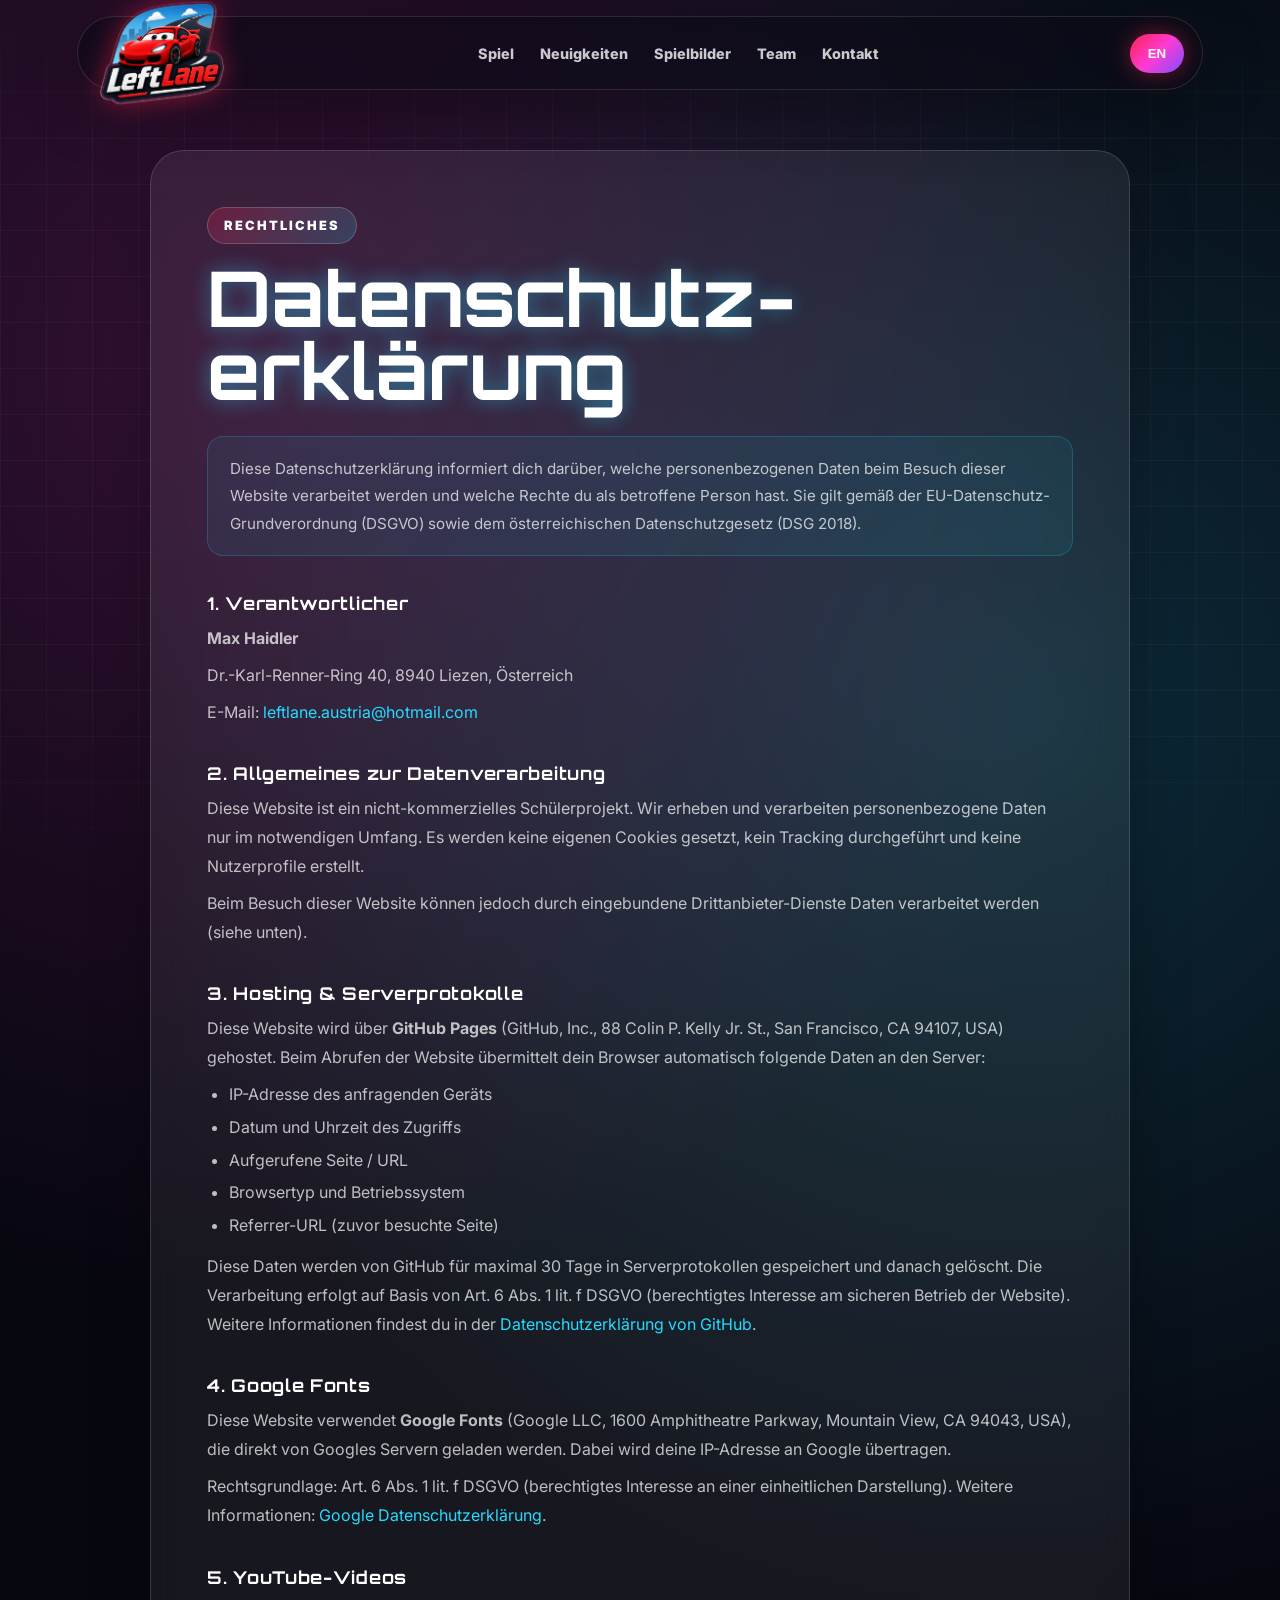
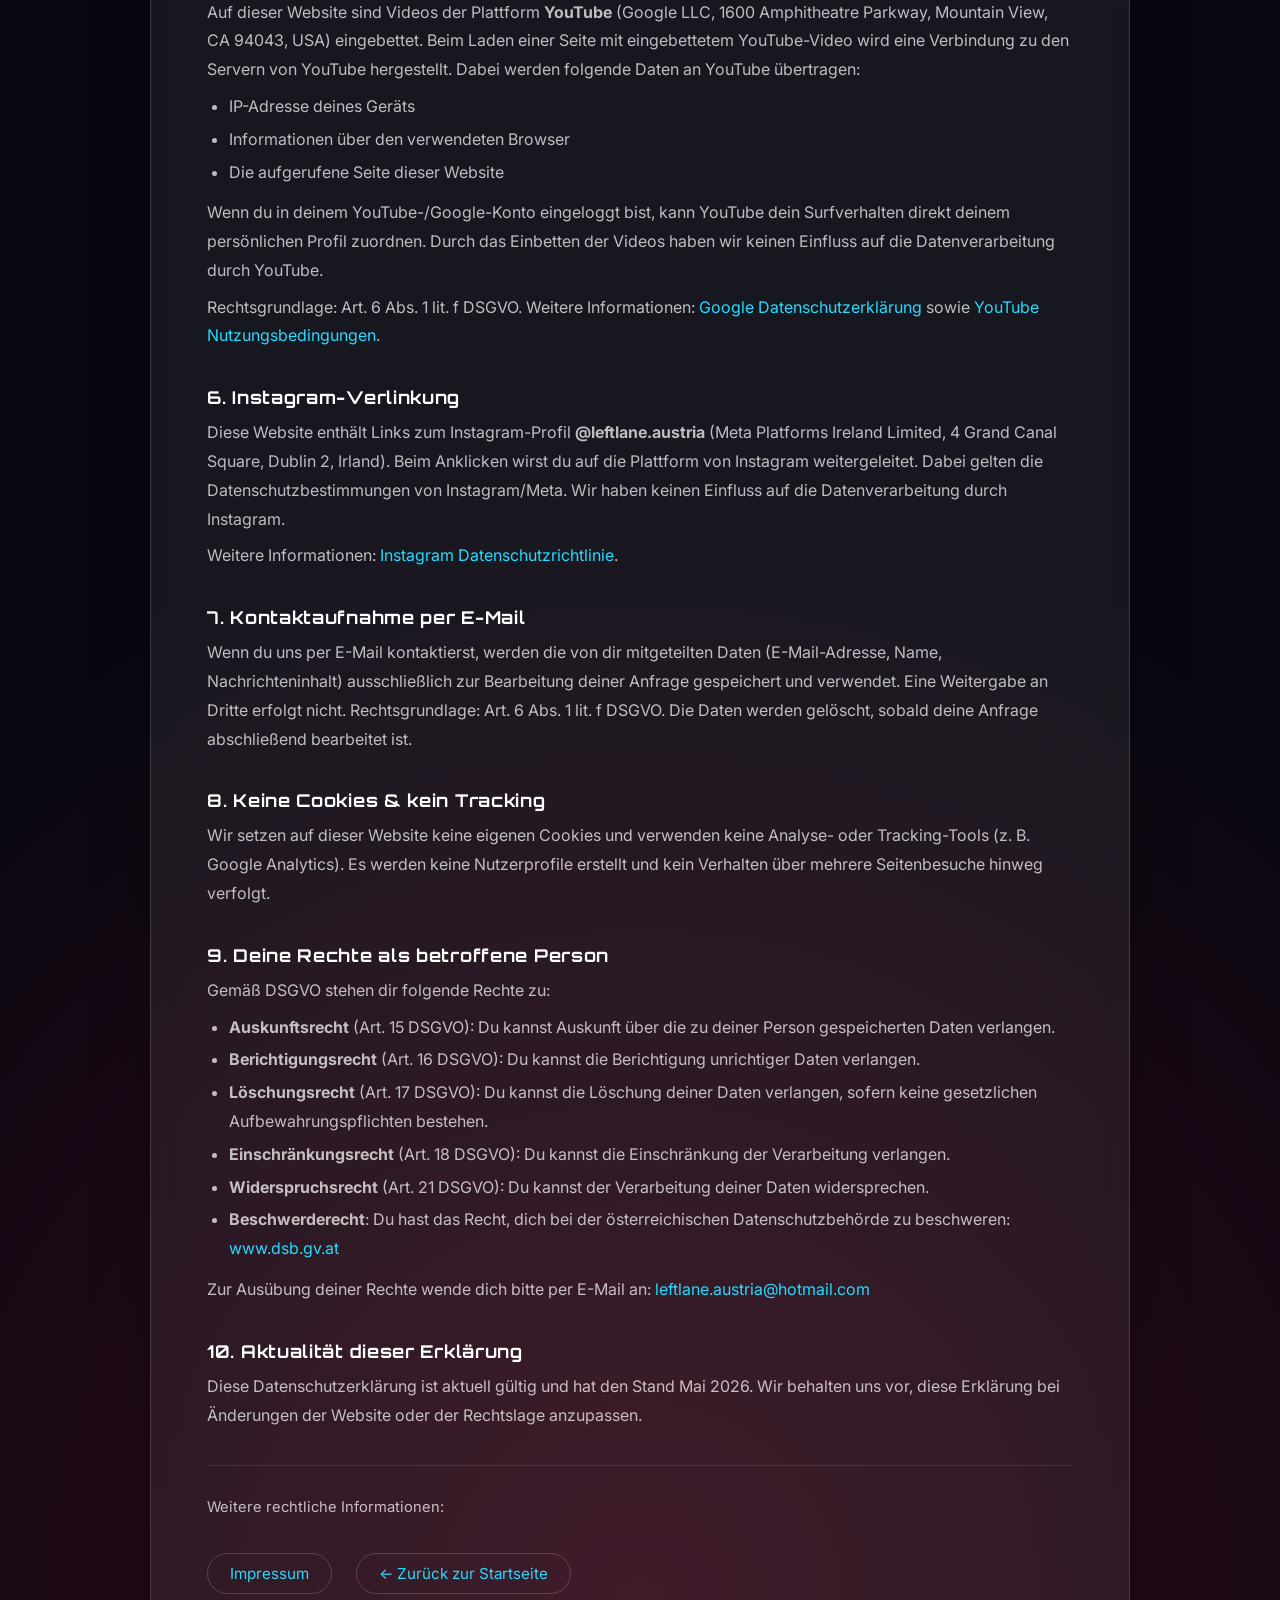
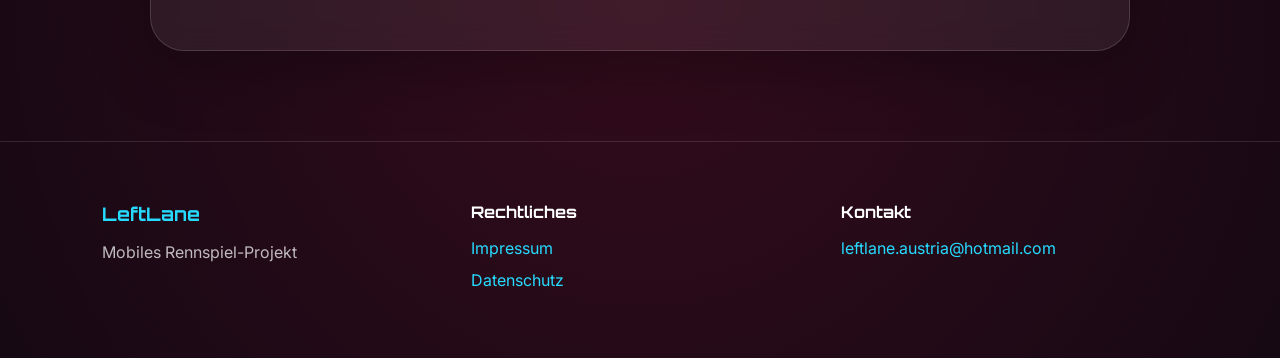
<file: datenschutz.html>
<!DOCTYPE html>
<html lang="de">
<head>
  <meta charset="UTF-8" />
  <meta name="viewport" content="width=device-width, initial-scale=1.0" />
  <title>Datenschutz — LeftLane</title>
  <link rel="preconnect" href="https://fonts.googleapis.com">
  <link rel="preconnect" href="https://fonts.gstatic.com" crossorigin>
  <link href="https://fonts.googleapis.com/css2?family=Orbitron:wght@500;700;900&family=Inter:wght@300;400;500;700;900&display=swap" rel="stylesheet">
  <link rel="stylesheet" href="style.css" />
  <style>
    .legal-page{min-height:100vh;padding:150px 8% 90px;}
    .legal-card{max-width:980px;margin:0 auto;border-radius:34px;padding:clamp(28px,5vw,56px);background:rgba(255,255,255,.065);border:1px solid rgba(255,255,255,.14);backdrop-filter:blur(15px);box-shadow:0 20px 60px rgba(0,0,0,.28)}
    .legal-card h1{font-family:Orbitron,sans-serif;font-size:clamp(2.2rem,6vw,4.8rem);line-height:.95;margin:18px 0 28px;text-shadow:0 0 20px rgba(38,219,255,.45)}
    .legal-card h2{font-family:Orbitron,sans-serif;font-size:1.1rem;margin:36px 0 10px;color:white;letter-spacing:.04em}
    .legal-card h3{font-size:1rem;margin:22px 0 8px;color:rgba(255,255,255,.85)}
    .legal-card p{color:var(--muted);line-height:1.8;margin-bottom:8px}
    .legal-card ul{color:var(--muted);line-height:1.8;padding-left:22px;margin-bottom:12px}
    .legal-card ul li{margin-bottom:4px}
    .legal-card a{color:var(--blue);text-decoration:none}
    .legal-card a:hover{color:white;text-shadow:0 0 16px var(--blue)}
    .legal-divider{margin:36px 0 0;padding-top:28px;border-top:1px solid rgba(255,255,255,.1);font-size:.92rem;color:rgba(255,255,255,.35)}
    .legal-links{display:flex;gap:24px;margin-top:32px;flex-wrap:wrap}
    .legal-links a{padding:10px 22px;border-radius:99px;border:1px solid rgba(255,255,255,.18);color:var(--blue);font-size:.95rem;transition:.2s}
    .legal-links a:hover{background:rgba(38,219,255,.1);border-color:var(--blue)}
    .info-box{background:rgba(38,219,255,.07);border:1px solid rgba(38,219,255,.2);border-radius:16px;padding:18px 22px;margin:16px 0}
    .info-box p{margin:0;font-size:.95rem}
  </style>
</head>
<body>

<header class="site-header">
  <nav>
    <a href="index.html" class="brand">
      <img src="logo.png" alt="LeftLane Logo">
    </a>
    <div class="nav-links">
      <a href="index.html#game">Spiel</a>
      <a href="index.html#news">Neuigkeiten</a>
      <a href="index.html#gallery">Spielbilder</a>
      <a href="index.html#team">Team</a>
      <a href="index.html#contact">Kontakt</a>
    </div>
    <button id="langToggle">EN</button>
  </nav>
</header>

<main class="legal-page">
  <section class="legal-card reveal">
    <span class="section-kicker">Rechtliches</span>
    <h1>Datenschutz&shy;erklärung</h1>

    <div class="info-box">
      <p>Diese Datenschutzerklärung informiert dich darüber, welche personenbezogenen Daten beim Besuch dieser Website verarbeitet werden und welche Rechte du als betroffene Person hast. Sie gilt gemäß der EU-Datenschutz-Grundverordnung (DSGVO) sowie dem österreichischen Datenschutzgesetz (DSG 2018).</p>
    </div>

    <h2>1. Verantwortlicher</h2>
    <p><strong>Max Haidler</strong></p>
    <p>Dr.-Karl-Renner-Ring 40, 8940 Liezen, Österreich</p>
    <p>E-Mail: <a href="mailto:leftlane.austria@hotmail.com">leftlane.austria@hotmail.com</a></p>

    <h2>2. Allgemeines zur Datenverarbeitung</h2>
    <p>Diese Website ist ein nicht-kommerzielles Schülerprojekt. Wir erheben und verarbeiten personenbezogene Daten nur im notwendigen Umfang. Es werden keine eigenen Cookies gesetzt, kein Tracking durchgeführt und keine Nutzerprofile erstellt.</p>
    <p>Beim Besuch dieser Website können jedoch durch eingebundene Drittanbieter-Dienste Daten verarbeitet werden (siehe unten).</p>

    <h2>3. Hosting &amp; Serverprotokolle</h2>
    <p>Diese Website wird über <strong>GitHub Pages</strong> (GitHub, Inc., 88 Colin P. Kelly Jr. St., San Francisco, CA 94107, USA) gehostet. Beim Abrufen der Website übermittelt dein Browser automatisch folgende Daten an den Server:</p>
    <ul>
      <li>IP-Adresse des anfragenden Geräts</li>
      <li>Datum und Uhrzeit des Zugriffs</li>
      <li>Aufgerufene Seite / URL</li>
      <li>Browsertyp und Betriebssystem</li>
      <li>Referrer-URL (zuvor besuchte Seite)</li>
    </ul>
    <p>Diese Daten werden von GitHub für maximal 30 Tage in Serverprotokollen gespeichert und danach gelöscht. Die Verarbeitung erfolgt auf Basis von Art. 6 Abs. 1 lit. f DSGVO (berechtigtes Interesse am sicheren Betrieb der Website). Weitere Informationen findest du in der <a href="https://docs.github.com/en/site-policy/privacy-policies/github-privacy-statement" target="_blank" rel="noopener noreferrer">Datenschutzerklärung von GitHub</a>.</p>

    <h2>4. Google Fonts</h2>
    <p>Diese Website verwendet <strong>Google Fonts</strong> (Google LLC, 1600 Amphitheatre Parkway, Mountain View, CA 94043, USA), die direkt von Googles Servern geladen werden. Dabei wird deine IP-Adresse an Google übertragen.</p>
    <p>Rechtsgrundlage: Art. 6 Abs. 1 lit. f DSGVO (berechtigtes Interesse an einer einheitlichen Darstellung). Weitere Informationen: <a href="https://policies.google.com/privacy" target="_blank" rel="noopener noreferrer">Google Datenschutzerklärung</a>.</p>

    <h2>5. YouTube-Videos</h2>
    <p>Auf dieser Website sind Videos der Plattform <strong>YouTube</strong> (Google LLC, 1600 Amphitheatre Parkway, Mountain View, CA 94043, USA) eingebettet. Beim Laden einer Seite mit eingebettetem YouTube-Video wird eine Verbindung zu den Servern von YouTube hergestellt. Dabei werden folgende Daten an YouTube übertragen:</p>
    <ul>
      <li>IP-Adresse deines Geräts</li>
      <li>Informationen über den verwendeten Browser</li>
      <li>Die aufgerufene Seite dieser Website</li>
    </ul>
    <p>Wenn du in deinem YouTube-/Google-Konto eingeloggt bist, kann YouTube dein Surfverhalten direkt deinem persönlichen Profil zuordnen. Durch das Einbetten der Videos haben wir keinen Einfluss auf die Datenverarbeitung durch YouTube.</p>
    <p>Rechtsgrundlage: Art. 6 Abs. 1 lit. f DSGVO. Weitere Informationen: <a href="https://policies.google.com/privacy" target="_blank" rel="noopener noreferrer">Google Datenschutzerklärung</a> sowie <a href="https://www.youtube.com/t/terms" target="_blank" rel="noopener noreferrer">YouTube Nutzungsbedingungen</a>.</p>

    <h2>6. Instagram-Verlinkung</h2>
    <p>Diese Website enthält Links zum Instagram-Profil <strong>@leftlane.austria</strong> (Meta Platforms Ireland Limited, 4 Grand Canal Square, Dublin 2, Irland). Beim Anklicken wirst du auf die Plattform von Instagram weitergeleitet. Dabei gelten die Datenschutzbestimmungen von Instagram/Meta. Wir haben keinen Einfluss auf die Datenverarbeitung durch Instagram.</p>
    <p>Weitere Informationen: <a href="https://privacycenter.instagram.com/policy" target="_blank" rel="noopener noreferrer">Instagram Datenschutzrichtlinie</a>.</p>

    <h2>7. Kontaktaufnahme per E-Mail</h2>
    <p>Wenn du uns per E-Mail kontaktierst, werden die von dir mitgeteilten Daten (E-Mail-Adresse, Name, Nachrichteninhalt) ausschließlich zur Bearbeitung deiner Anfrage gespeichert und verwendet. Eine Weitergabe an Dritte erfolgt nicht. Rechtsgrundlage: Art. 6 Abs. 1 lit. f DSGVO. Die Daten werden gelöscht, sobald deine Anfrage abschließend bearbeitet ist.</p>

    <h2>8. Keine Cookies &amp; kein Tracking</h2>
    <p>Wir setzen auf dieser Website keine eigenen Cookies und verwenden keine Analyse- oder Tracking-Tools (z.&nbsp;B. Google Analytics). Es werden keine Nutzerprofile erstellt und kein Verhalten über mehrere Seitenbesuche hinweg verfolgt.</p>

    <h2>9. Deine Rechte als betroffene Person</h2>
    <p>Gemäß DSGVO stehen dir folgende Rechte zu:</p>
    <ul>
      <li><strong>Auskunftsrecht</strong> (Art. 15 DSGVO): Du kannst Auskunft über die zu deiner Person gespeicherten Daten verlangen.</li>
      <li><strong>Berichtigungsrecht</strong> (Art. 16 DSGVO): Du kannst die Berichtigung unrichtiger Daten verlangen.</li>
      <li><strong>Löschungsrecht</strong> (Art. 17 DSGVO): Du kannst die Löschung deiner Daten verlangen, sofern keine gesetzlichen Aufbewahrungspflichten bestehen.</li>
      <li><strong>Einschränkungsrecht</strong> (Art. 18 DSGVO): Du kannst die Einschränkung der Verarbeitung verlangen.</li>
      <li><strong>Widerspruchsrecht</strong> (Art. 21 DSGVO): Du kannst der Verarbeitung deiner Daten widersprechen.</li>
      <li><strong>Beschwerderecht</strong>: Du hast das Recht, dich bei der österreichischen Datenschutzbehörde zu beschweren: <a href="https://www.dsb.gv.at" target="_blank" rel="noopener noreferrer">www.dsb.gv.at</a></li>
    </ul>
    <p>Zur Ausübung deiner Rechte wende dich bitte per E-Mail an: <a href="mailto:leftlane.austria@hotmail.com">leftlane.austria@hotmail.com</a></p>

    <h2>10. Aktualität dieser Erklärung</h2>
    <p>Diese Datenschutzerklärung ist aktuell gültig und hat den Stand Mai 2026. Wir behalten uns vor, diese Erklärung bei Änderungen der Website oder der Rechtslage anzupassen.</p>

    <div class="legal-divider">
      <p>Weitere rechtliche Informationen:</p>
      <div class="legal-links">
        <a href="impressum.html">Impressum</a>
        <a href="index.html">← Zurück zur Startseite</a>
      </div>
    </div>
  </section>
</main>

<footer>
  <div class="footer-grid">
    <div>
      <h3><a href="index.html">LeftLane</a></h3>
      <p>Mobiles Rennspiel-Projekt</p>
    </div>
    <div>
      <h4>Rechtliches</h4>
      <p><a href="impressum.html">Impressum</a></p>
      <p><a href="datenschutz.html">Datenschutz</a></p>
    </div>
    <div>
      <h4>Kontakt</h4>
      <p><a href="mailto:leftlane.austria@hotmail.com">leftlane.austria@hotmail.com</a></p>
    </div>
  </div>
</footer>

<script src="script.js"></script>
</body>
</html>
</file>
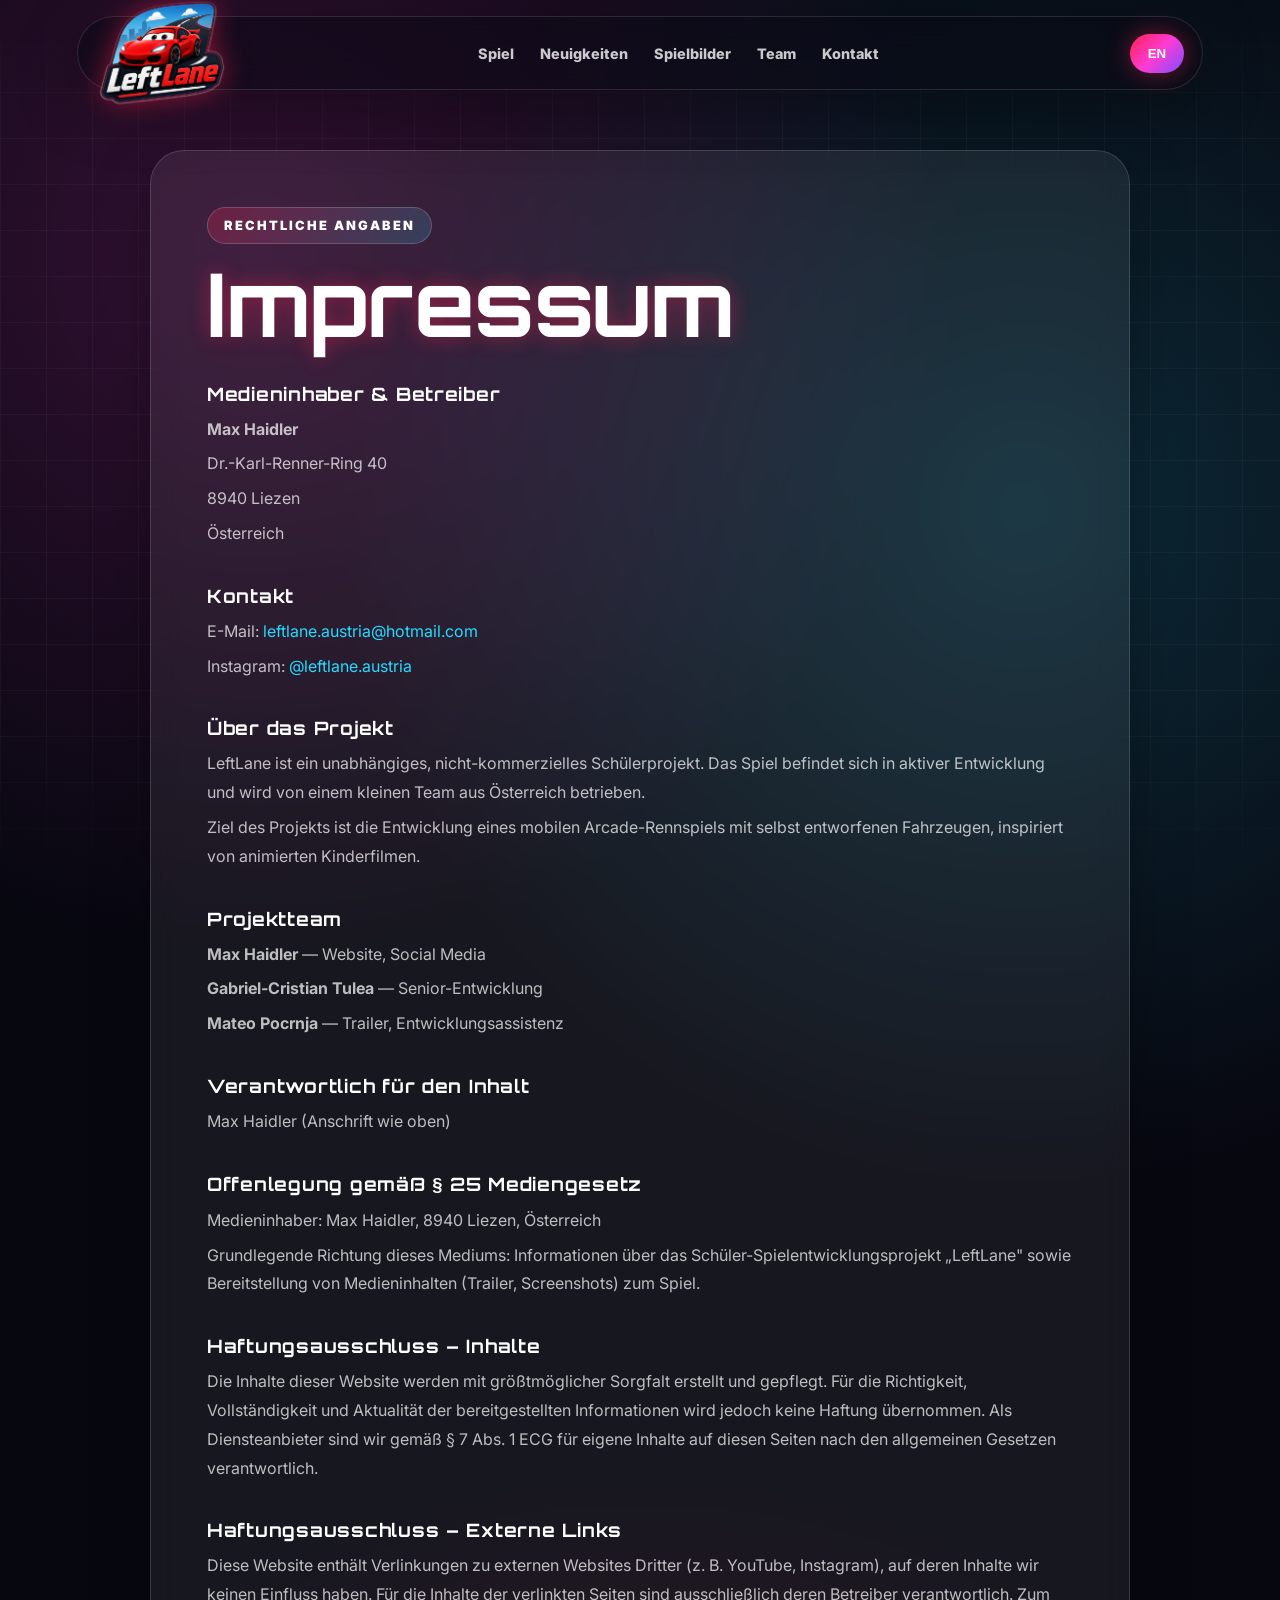
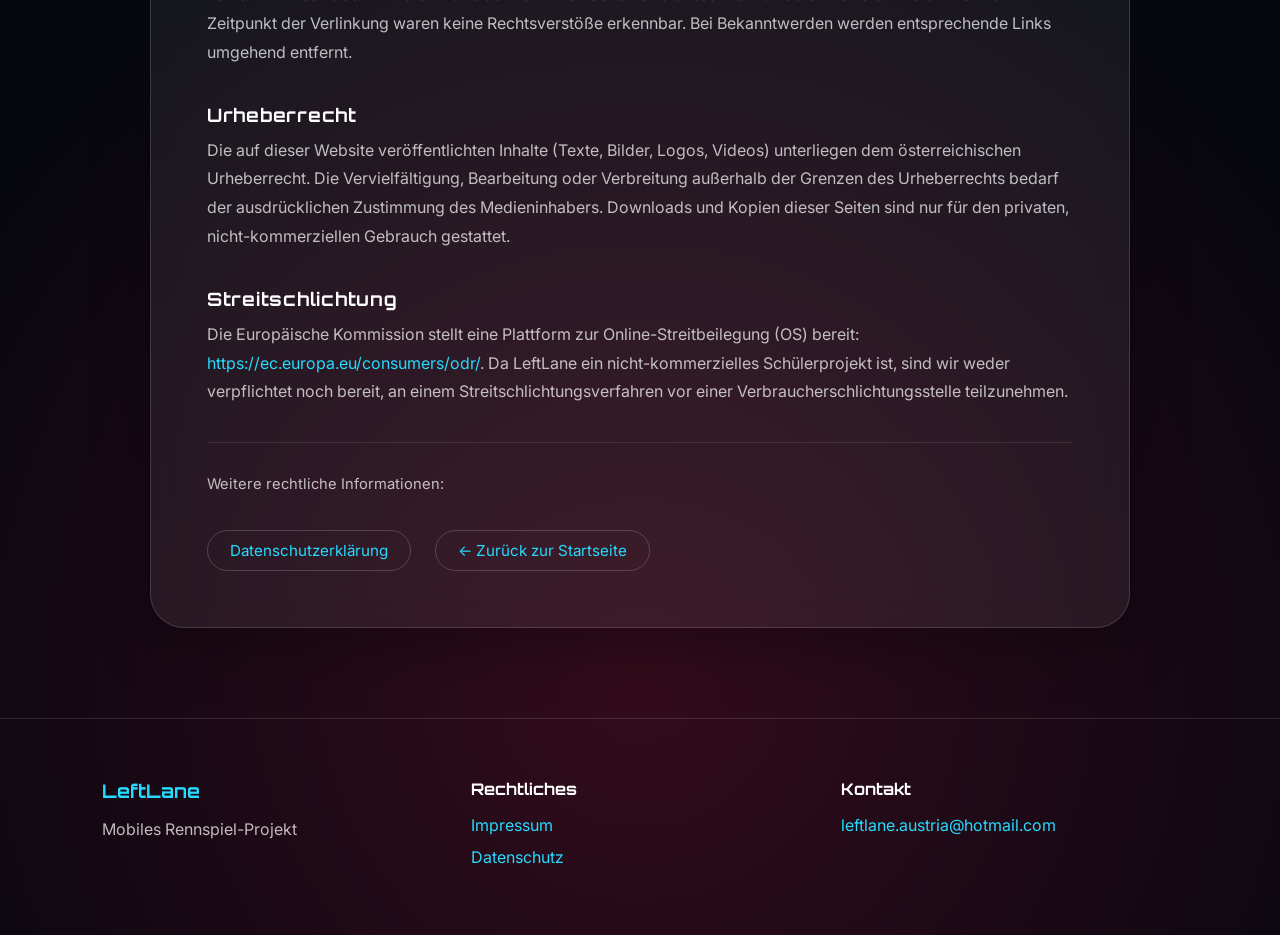
<file: impressum.html>
<!DOCTYPE html>
<html lang="de">
<head>
  <meta charset="UTF-8" />
  <meta name="viewport" content="width=device-width, initial-scale=1.0" />
  <title>Impressum — LeftLane</title>
  <link rel="preconnect" href="https://fonts.googleapis.com">
  <link rel="preconnect" href="https://fonts.gstatic.com" crossorigin>
  <link href="https://fonts.googleapis.com/css2?family=Orbitron:wght@500;700;900&family=Inter:wght@300;400;500;700;900&display=swap" rel="stylesheet">
  <link rel="stylesheet" href="style.css" />
  <style>
    .legal-page{min-height:100vh;padding:150px 8% 90px;}
    .legal-card{max-width:980px;margin:0 auto;border-radius:34px;padding:clamp(28px,5vw,56px);background:rgba(255,255,255,.065);border:1px solid rgba(255,255,255,.14);backdrop-filter:blur(15px);box-shadow:0 20px 60px rgba(0,0,0,.28)}
    .legal-card h1{font-family:Orbitron,sans-serif;font-size:clamp(2.6rem,7vw,5.5rem);line-height:.95;margin:18px 0 28px;text-shadow:0 0 20px rgba(255,33,79,.45)}
    .legal-card h2{font-family:Orbitron,sans-serif;font-size:1.15rem;margin:36px 0 10px;color:white;letter-spacing:.04em}
    .legal-card p{color:var(--muted);line-height:1.8;margin-bottom:6px}
    .legal-card a{color:var(--blue);text-decoration:none}
    .legal-card a:hover{color:white;text-shadow:0 0 16px var(--blue)}
    .legal-divider{margin:36px 0 0;padding-top:28px;border-top:1px solid rgba(255,255,255,.1);font-size:.92rem;color:rgba(255,255,255,.35)}
    .legal-links{display:flex;gap:24px;margin-top:32px;flex-wrap:wrap}
    .legal-links a{padding:10px 22px;border-radius:99px;border:1px solid rgba(255,255,255,.18);color:var(--blue);font-size:.95rem;transition:.2s}
    .legal-links a:hover{background:rgba(38,219,255,.1);border-color:var(--blue)}
  </style>
</head>
<body>

<header class="site-header">
  <nav>
    <a href="index.html" class="brand">
      <img src="logo.png" alt="LeftLane Logo">
    </a>
    <div class="nav-links">
      <a href="index.html#game">Spiel</a>
      <a href="index.html#news">Neuigkeiten</a>
      <a href="index.html#gallery">Spielbilder</a>
      <a href="index.html#team">Team</a>
      <a href="index.html#contact">Kontakt</a>
    </div>
    <button id="langToggle">EN</button>
  </nav>
</header>

<main class="legal-page">
  <section class="legal-card reveal">
    <span class="section-kicker">Rechtliche Angaben</span>
    <h1>Impressum</h1>

    <h2>Medieninhaber &amp; Betreiber</h2>
    <p><strong>Max Haidler</strong></p>
    <p>Dr.-Karl-Renner-Ring 40</p>
    <p>8940 Liezen</p>
    <p>Österreich</p>

    <h2>Kontakt</h2>
    <p>E-Mail: <a href="mailto:leftlane.austria@hotmail.com">leftlane.austria@hotmail.com</a></p>
    <p>Instagram: <a href="https://www.instagram.com/leftlane.austria/" target="_blank" rel="noopener noreferrer">@leftlane.austria</a></p>

    <h2>Über das Projekt</h2>
    <p>LeftLane ist ein unabhängiges, nicht-kommerzielles Schülerprojekt. Das Spiel befindet sich in aktiver Entwicklung und wird von einem kleinen Team aus Österreich betrieben.</p>
    <p>Ziel des Projekts ist die Entwicklung eines mobilen Arcade-Rennspiels mit selbst entworfenen Fahrzeugen, inspiriert von animierten Kinderfilmen.</p>

    <h2>Projektteam</h2>
    <p><strong>Max Haidler</strong> — Website, Social Media</p>
    <p><strong>Gabriel-Cristian Tulea</strong> — Senior-Entwicklung</p>
    <p><strong>Mateo Pocrnja</strong> — Trailer, Entwicklungsassistenz</p>

    <h2>Verantwortlich für den Inhalt</h2>
    <p>Max Haidler (Anschrift wie oben)</p>

    <h2>Offenlegung gemäß § 25 Mediengesetz</h2>
    <p>Medieninhaber: Max Haidler, 8940 Liezen, Österreich</p>
    <p>Grundlegende Richtung dieses Mediums: Informationen über das Schüler-Spielentwicklungsprojekt „LeftLane" sowie Bereitstellung von Medieninhalten (Trailer, Screenshots) zum Spiel.</p>

    <h2>Haftungsausschluss – Inhalte</h2>
    <p>Die Inhalte dieser Website werden mit größtmöglicher Sorgfalt erstellt und gepflegt. Für die Richtigkeit, Vollständigkeit und Aktualität der bereitgestellten Informationen wird jedoch keine Haftung übernommen. Als Diensteanbieter sind wir gemäß § 7 Abs. 1 ECG für eigene Inhalte auf diesen Seiten nach den allgemeinen Gesetzen verantwortlich.</p>

    <h2>Haftungsausschluss – Externe Links</h2>
    <p>Diese Website enthält Verlinkungen zu externen Websites Dritter (z.&nbsp;B. YouTube, Instagram), auf deren Inhalte wir keinen Einfluss haben. Für die Inhalte der verlinkten Seiten sind ausschließlich deren Betreiber verantwortlich. Zum Zeitpunkt der Verlinkung waren keine Rechtsverstöße erkennbar. Bei Bekanntwerden werden entsprechende Links umgehend entfernt.</p>

    <h2>Urheberrecht</h2>
    <p>Die auf dieser Website veröffentlichten Inhalte (Texte, Bilder, Logos, Videos) unterliegen dem österreichischen Urheberrecht. Die Vervielfältigung, Bearbeitung oder Verbreitung außerhalb der Grenzen des Urheberrechts bedarf der ausdrücklichen Zustimmung des Medieninhabers. Downloads und Kopien dieser Seiten sind nur für den privaten, nicht-kommerziellen Gebrauch gestattet.</p>

    <h2>Streitschlichtung</h2>
    <p>Die Europäische Kommission stellt eine Plattform zur Online-Streitbeilegung (OS) bereit: <a href="https://ec.europa.eu/consumers/odr/" target="_blank" rel="noopener noreferrer">https://ec.europa.eu/consumers/odr/</a>. Da LeftLane ein nicht-kommerzielles Schülerprojekt ist, sind wir weder verpflichtet noch bereit, an einem Streitschlichtungsverfahren vor einer Verbraucherschlichtungsstelle teilzunehmen.</p>

    <div class="legal-divider">
      <p>Weitere rechtliche Informationen:</p>
      <div class="legal-links">
        <a href="datenschutz.html">Datenschutzerklärung</a>
        <a href="index.html">← Zurück zur Startseite</a>
      </div>
    </div>
  </section>
</main>

<footer>
  <div class="footer-grid">
    <div>
      <h3><a href="index.html">LeftLane</a></h3>
      <p>Mobiles Rennspiel-Projekt</p>
    </div>
    <div>
      <h4>Rechtliches</h4>
      <p><a href="impressum.html">Impressum</a></p>
      <p><a href="datenschutz.html">Datenschutz</a></p>
    </div>
    <div>
      <h4>Kontakt</h4>
      <p><a href="mailto:leftlane.austria@hotmail.com">leftlane.austria@hotmail.com</a></p>
    </div>
  </div>
</footer>

<script src="script.js"></script>
</body>
</html>
</file>
<file: style.css>
*{box-sizing:border-box;margin:0;padding:0}
:root{
  --bg:#070710;
  --text:#fff;
  --muted:rgba(255,255,255,.72);
  --red:#ff214f;
  --pink:#ff3bd4;
  --blue:#26dbff;
  --yellow:#ffe45c;
  --green:#56ff8b;
  --purple:#7c4dff;
}
html{scroll-behavior:smooth}
body{
  min-height:100vh;
  background:
    radial-gradient(circle at 20% 10%, rgba(255,59,212,.18), transparent 28%),
    radial-gradient(circle at 80% 20%, rgba(38,219,255,.17), transparent 30%),
    radial-gradient(circle at 50% 90%, rgba(255,33,79,.18), transparent 34%),
    var(--bg);
  color:var(--text);
  font-family:Inter,system-ui,sans-serif;
  overflow-x:hidden;
}
body:before{
  content:"";
  position:fixed;
  inset:0;
  pointer-events:none;
  background-image:
    linear-gradient(rgba(255,255,255,.035) 1px, transparent 1px),
    linear-gradient(90deg, rgba(255,255,255,.035) 1px, transparent 1px);
  background-size:46px 46px;
  mask-image:linear-gradient(to bottom, transparent, black 15%, black 80%, transparent);
  z-index:-1;
}
#loader{
  position:fixed;
  inset:0;
  z-index:9999;
  background:#030306;
  display:grid;
  place-items:center;
  text-align:center;
  animation:loaderOut 2.8s forwards;
}
.loader-logo{
  width:min(260px,70vw);
  filter:drop-shadow(0 0 28px rgba(255,33,79,.75));
  animation:pulseLogo 1s infinite alternate;
}
.loader-small{margin-top:15px;color:var(--muted);letter-spacing:2px;text-transform:uppercase}
.loader-bar{
  width:260px;height:8px;background:#151522;border-radius:99px;overflow:hidden;margin:28px auto 0;
}
.loader-bar div{height:100%;width:0;background:linear-gradient(90deg,var(--red),var(--pink),var(--blue));animation:load 2.3s forwards}
@keyframes load{to{width:100%}}
@keyframes pulseLogo{to{transform:scale(1.04);filter:drop-shadow(0 0 45px rgba(38,219,255,.75))}}
@keyframes loaderOut{0%,82%{opacity:1;visibility:visible}100%{opacity:0;visibility:hidden}}
.site-header{
  position:fixed;
  top:0;
  width:100%;
  z-index:1000;
  padding:16px clamp(18px,6vw,80px);
}
nav{
  height:74px;
  padding:0 18px;
  border:1px solid rgba(255,255,255,.12);
  background:rgba(10,10,20,.55);
  backdrop-filter:blur(18px);
  border-radius:999px;
  display:flex;
  align-items:center;
  justify-content:space-between;
  box-shadow:0 18px 60px rgba(0,0,0,.35);
}
.brand img{width:132px;display:block;filter:drop-shadow(0 0 14px rgba(255,33,79,.55))}
.nav-links{display:flex;gap:26px}
.nav-links a{color:white;text-decoration:none;font-weight:800;font-size:.9rem;opacity:.78;transition:.25s}
.nav-links a:hover{opacity:1;color:var(--blue);text-shadow:0 0 18px var(--blue)}
#langToggle{
  border:0;
  color:white;
  font-weight:900;
  padding:12px 18px;
  border-radius:999px;
  background:linear-gradient(135deg,var(--red),var(--pink),var(--purple));
  cursor:pointer;
  box-shadow:0 0 25px rgba(255,33,79,.45);
}
.hero{
  min-height:100vh;
  padding:150px 8% 100px;
  display:grid;
  place-items:center;
  text-align:center;
  position:relative;
  overflow:hidden;
}
.aurora{position:absolute;border-radius:999px;filter:blur(70px);opacity:.65;animation:float 8s ease-in-out infinite alternate}
.aurora-one{width:420px;height:420px;background:var(--pink);top:16%;left:8%}
.aurora-two{width:520px;height:520px;background:var(--blue);right:4%;bottom:3%;animation-delay:-2s}
@keyframes float{to{transform:translate3d(40px,-35px,0) scale(1.1)}}
.speed-lines{
  position:absolute;inset:-20%;
  background:repeating-linear-gradient(115deg,transparent 0 26px,rgba(255,255,255,.075) 27px 29px);
  animation:speed 900ms linear infinite;
  opacity:.5;
}
@keyframes speed{to{transform:translateX(-80px)}}
.track{
  position:absolute;
  bottom:-10%;
  left:50%;
  width:760px;
  height:560px;
  transform:translateX(-50%) perspective(600px) rotateX(62deg);
  background:linear-gradient(90deg,transparent,rgba(255,255,255,.06),transparent);
  clip-path:polygon(38% 0,62% 0,100% 100%,0 100%);
  opacity:.8;
}
.lane-line{
  position:absolute;left:50%;top:0;width:12px;height:100%;
  background:repeating-linear-gradient(to bottom,var(--yellow) 0 45px, transparent 46px 90px);
  transform:translateX(-50%);
  animation:road 700ms linear infinite;
}
.lane-line.delay{left:44%;opacity:.25}.lane-line.delay + *{}
@keyframes road{to{background-position-y:90px}}
.hero-content{position:relative;z-index:3;max-width:1050px}
.pill,.section-kicker,.tag{
  display:inline-flex;
  color:white;
  background:linear-gradient(135deg,rgba(255,33,79,.25),rgba(38,219,255,.18));
  border:1px solid rgba(255,255,255,.18);
  border-radius:999px;
  padding:10px 16px;
  font-size:.8rem;
  letter-spacing:2px;
  text-transform:uppercase;
  font-weight:900;
}
.hero h1{
  font-family:Orbitron,sans-serif;
  font-size:clamp(4.2rem,12vw,10rem);
  line-height:.83;
  margin:28px 0;
  text-shadow:0 0 20px rgba(255,33,79,.55),0 0 60px rgba(38,219,255,.28);
}
.hero p{max-width:760px;margin:0 auto;color:var(--muted);font-size:clamp(1rem,2vw,1.3rem);line-height:1.7}
.hero-actions{margin-top:38px;display:flex;justify-content:center;gap:18px;flex-wrap:wrap}
.btn{
  display:inline-flex;align-items:center;justify-content:center;
  padding:16px 27px;border-radius:999px;text-decoration:none;color:white;font-weight:950;
  transition:.25s;position:relative;overflow:hidden;
}
.btn:hover{transform:translateY(-5px) scale(1.03)}
.primary{background:linear-gradient(135deg,var(--red),var(--pink),var(--purple));box-shadow:0 0 38px rgba(255,33,79,.45)}
.ghost{border:1px solid rgba(255,255,255,.25);background:rgba(255,255,255,.07)}
.floating-ui{
  position:absolute;z-index:4;
  padding:18px 22px;border-radius:24px;
  background:rgba(255,255,255,.08);
  border:1px solid rgba(255,255,255,.16);
  backdrop-filter:blur(18px);
  box-shadow:0 20px 60px rgba(0,0,0,.35);
}
.floating-ui span{display:block;font-size:.72rem;color:var(--muted);letter-spacing:2px}
.floating-ui strong{font-family:Orbitron;font-size:1.35rem}
.speedometer{left:8%;bottom:18%}
.lobby{right:8%;top:34%}
.arcade-strip{
  overflow:hidden;
  white-space:nowrap;
  padding:18px 0;
  background:linear-gradient(90deg,var(--red),var(--pink),var(--blue),var(--green),var(--yellow));
  color:#050505;
  font-family:Orbitron;
  font-weight:900;
  font-size:clamp(1.2rem,3vw,2.6rem);
  border-block:1px solid rgba(255,255,255,.25);
}
.arcade-track{
  display:inline-flex;
  gap:55px;
  min-width:max-content;
  padding-left:100vw;
  animation:marqueeAcross 18s linear infinite;
}
.arcade-track span{
  display:inline-block;
  min-width:max-content;
  text-shadow:0 2px 0 rgba(255,255,255,.25);
}
@keyframes marqueeAcross{
  from{transform:translateX(0)}
  to{transform:translateX(calc(-100% - 100vw))}
}
.game-section,.news-section,.gallery-section,.devlog,.team-section,.contact-section{padding:120px 8%}
.game-section{
  display:grid;grid-template-columns:1fr 1fr;gap:70px;align-items:center;
}
.game-video{
  width:100%;
}
.game-video .video-wrapper{
  width:100%;max-width:100%;aspect-ratio:16/9;border-radius:20px;overflow:hidden;
  box-shadow:0 20px 60px rgba(0,0,0,.55);border:1px solid rgba(255,255,255,.1);
}
.phone{
  width:min(340px,86vw);height:660px;margin:auto;border:12px solid #171721;border-radius:54px;
  padding:18px;background:#040408;box-shadow:0 0 35px rgba(255,33,79,.45),0 0 90px rgba(38,219,255,.22);
  position:relative;
}
.phone-notch{position:absolute;top:18px;left:50%;transform:translateX(-50%);width:100px;height:22px;background:#111;border-radius:99px;z-index:2}
.phone-screen{
  height:100%;border-radius:38px;
  background:
    radial-gradient(circle at 30% 20%,rgba(255,59,212,.55),transparent 25%),
    radial-gradient(circle at 70% 70%,rgba(38,219,255,.42),transparent 28%),
    linear-gradient(145deg,#191934,#08080f);
  display:flex;flex-direction:column;justify-content:center;align-items:center;text-align:center;padding:28px;overflow:hidden;position:relative;
}
.phone-screen:before{content:"";position:absolute;inset:0;background:repeating-linear-gradient(0deg,transparent 0 28px,rgba(255,255,255,.045) 29px 31px);animation:scan 4s linear infinite}
@keyframes scan{to{transform:translateY(60px)}}
.mini-map{width:110px;height:110px;border:3px solid rgba(255,255,255,.55);border-radius:22px;margin-bottom:30px;box-shadow:0 0 25px rgba(255,255,255,.2)}
.phone-screen h2{font-family:Orbitron;font-size:2rem;z-index:1}
.phone-screen p,.phone-screen button{z-index:1}
.phone-screen button{margin-top:24px;padding:14px 22px;border:0;border-radius:999px;background:white;color:#08080f;font-weight:900}

.video-wrapper{width:100%;max-width:420px;aspect-ratio:16/9;border-radius:14px;overflow:hidden;margin-top:18px;box-shadow:0 14px 40px rgba(0,0,0,.45);border:1px solid rgba(255,255,255,.06)}
.video-wrapper iframe{width:100%;height:100%;border:0;display:block}
.game-copy h2,.section-head h2,.contact-section h2{
  font-family:Orbitron,sans-serif;
  font-size:clamp(2.4rem,6vw,5rem);
  line-height:.95;
  margin:20px 0;
}
.game-copy p{color:var(--muted);line-height:1.8;font-size:1.08rem;max-width:720px}
.feature-grid{display:grid;grid-template-columns:repeat(2,minmax(0,1fr));gap:18px;margin-top:32px}
.feature-card,.news-card,.gallery-card,.patch,.team-card{
  border-radius:30px;padding:28px;
  background:rgba(255,255,255,.065);
  border:1px solid rgba(255,255,255,.14);
  backdrop-filter:blur(15px);
  box-shadow:0 20px 50px rgba(0,0,0,.22);
  transition:.25s;
}
.feature-card:hover,.news-card:hover,.gallery-card:hover,.patch:hover,.team-card:hover{transform:translateY(-8px) rotate(-1deg)}
.feature-card span{display:block;font-family:Orbitron;margin-bottom:14px;opacity:.75}
.pink{box-shadow:0 0 40px rgba(255,59,212,.16)}.blue{box-shadow:0 0 40px rgba(38,219,255,.16)}.yellow{box-shadow:0 0 40px rgba(255,228,92,.16)}.green{box-shadow:0 0 40px rgba(86,255,139,.16)}
.news-grid,.team-grid,.gallery-grid{display:grid;grid-template-columns:repeat(auto-fit,minmax(250px,1fr));gap:28px;margin-top:38px}
.news-card h3,.gallery-card h3{font-family:Orbitron;font-size:1.6rem;margin:18px 0 12px}
.news-card p,.gallery-section .section-head p,.patch p,.team-card p{color:var(--muted);line-height:1.7}

.gallery-section .section-head{max-width:850px}
.gallery-grid{align-items:stretch}
.gallery-card{text-align:left;min-height:320px;overflow:hidden}
.gallery-card img{
  width:100%;height:210px;object-fit:cover;border-radius:24px;
  display:block;margin-bottom:0;
  transition:transform .4s ease;
}
.gallery-card:hover img{transform:scale(1.04)}
.gallery-card h3{margin-top:18px}
.gallery-placeholder{
  height:210px;
  border-radius:24px;
  display:grid;
  place-items:center;
  font-family:Orbitron,sans-serif;
  font-size:3.8rem;
  font-weight:900;
  color:rgba(255,255,255,.5);
  background:
    linear-gradient(135deg,rgba(255,33,79,.22),rgba(38,219,255,.16)),
    repeating-linear-gradient(45deg,rgba(255,255,255,.06) 0 12px,rgba(255,255,255,.02) 12px 24px);
  border:1px dashed rgba(255,255,255,.28);
  box-shadow:inset 0 0 35px rgba(255,255,255,.05);
}

.timeline{display:grid;gap:20px;margin-top:36px}
.patch{display:flex;gap:22px;align-items:center}
.patch b{font-family:Orbitron;color:var(--yellow);font-size:1.35rem;min-width:70px}
.team-card{text-align:left}
.team-card img{
  width:100%;height:420px;object-fit:cover;border-radius:24px;margin-bottom:22px;
  filter:saturate(1.15) contrast(1.05);
}
.team-card:nth-child(1) img{object-position:center 38%}
.team-card:nth-child(2) img{object-position:center 34%}
.team-card:nth-child(3) img{object-position:center 40%}
.team-card h3{font-family:Orbitron;margin-bottom:8px}
.contact-section{
  text-align:center;margin:0 8% 80px;padding:90px 8%;border-radius:44px;
  background:linear-gradient(135deg,rgba(255,33,79,.22),rgba(38,219,255,.16),rgba(255,59,212,.18));
  border:1px solid rgba(255,255,255,.16);
}
.contact-section img{width:min(270px,70vw);filter:drop-shadow(0 0 30px rgba(255,33,79,.65));margin-bottom:20px}
.contact-section p{color:var(--muted);margin-bottom:24px}
footer{padding:60px 8%;border-top:1px solid rgba(255,255,255,.12);color:var(--muted)}
footer h3{color:white;margin-bottom:12px;font-family:Orbitron}
.reveal{opacity:0;transform:translateY(28px);transition:.8s ease}
.reveal.visible{opacity:1;transform:translateY(0)}
@media(max-width:900px){
  .nav-links{display:none}
  nav{height:66px}
  .brand img{width:110px}
  .hero{padding-top:130px}
  .floating-ui{display:none}
  .game-section{grid-template-columns:1fr}
  .feature-grid{grid-template-columns:1fr}
  .team-card img{height:360px}
  .gallery-grid{grid-template-columns:1fr}
  .gallery-card img{height:200px}
  .gallery-section,.news-section,.team-section,.contact-section{padding:80px 5%}
}

.download-btn{
  background:linear-gradient(135deg,var(--blue),var(--green));
  box-shadow:0 0 30px rgba(38,219,255,.35);
}

.footer-grid{
  display:grid;
  grid-template-columns:repeat(auto-fit,minmax(220px,1fr));
  gap:32px;
}
footer h4{
  color:white;
  margin-bottom:12px;
  font-family:Orbitron;
  font-size:1rem;
}
footer p{
  line-height:1.75;
  margin-bottom:4px;
}
footer a{
  color:var(--blue);
  text-decoration:none;
}
footer a:hover{
  color:white;
  text-shadow:0 0 16px var(--blue);
}
</file>
<file: LeftLane_Final_v7_transparent_impressum/style.css>
*{box-sizing:border-box;margin:0;padding:0}
:root{
  --bg:#070710;
  --text:#fff;
  --muted:rgba(255,255,255,.72);
  --red:#ff214f;
  --pink:#ff3bd4;
  --blue:#26dbff;
  --yellow:#ffe45c;
  --green:#56ff8b;
  --purple:#7c4dff;
}
html{scroll-behavior:smooth}
body{
  min-height:100vh;
  background:
    radial-gradient(circle at 20% 10%, rgba(255,59,212,.18), transparent 28%),
    radial-gradient(circle at 80% 20%, rgba(38,219,255,.17), transparent 30%),
    radial-gradient(circle at 50% 90%, rgba(255,33,79,.18), transparent 34%),
    var(--bg);
  color:var(--text);
  font-family:Inter,system-ui,sans-serif;
  overflow-x:hidden;
}
body:before{
  content:"";
  position:fixed;
  inset:0;
  pointer-events:none;
  background-image:
    linear-gradient(rgba(255,255,255,.035) 1px, transparent 1px),
    linear-gradient(90deg, rgba(255,255,255,.035) 1px, transparent 1px);
  background-size:46px 46px;
  mask-image:linear-gradient(to bottom, transparent, black 15%, black 80%, transparent);
  z-index:-1;
}
#loader{
  position:fixed;
  inset:0;
  z-index:9999;
  background:#030306;
  display:grid;
  place-items:center;
  text-align:center;
  animation:loaderOut 2.8s forwards;
}
.loader-logo{
  width:min(260px,70vw);
  filter:drop-shadow(0 0 28px rgba(255,33,79,.75));
  animation:pulseLogo 1s infinite alternate;
}
.loader-small{margin-top:15px;color:var(--muted);letter-spacing:2px;text-transform:uppercase}
.loader-bar{
  width:260px;height:8px;background:#151522;border-radius:99px;overflow:hidden;margin:28px auto 0;
}
.loader-bar div{height:100%;width:0;background:linear-gradient(90deg,var(--red),var(--pink),var(--blue));animation:load 2.3s forwards}
@keyframes load{to{width:100%}}
@keyframes pulseLogo{to{transform:scale(1.04);filter:drop-shadow(0 0 45px rgba(38,219,255,.75))}}
@keyframes loaderOut{0%,82%{opacity:1;visibility:visible}100%{opacity:0;visibility:hidden}}
.site-header{
  position:fixed;
  top:0;
  width:100%;
  z-index:1000;
  padding:16px clamp(18px,6vw,80px);
}
nav{
  height:74px;
  padding:0 18px;
  border:1px solid rgba(255,255,255,.12);
  background:rgba(10,10,20,.55);
  backdrop-filter:blur(18px);
  border-radius:999px;
  display:flex;
  align-items:center;
  justify-content:space-between;
  box-shadow:0 18px 60px rgba(0,0,0,.35);
}
.brand img{width:132px;display:block;filter:drop-shadow(0 0 14px rgba(255,33,79,.55))}
.nav-links{display:flex;gap:26px}
.nav-links a{color:white;text-decoration:none;font-weight:800;font-size:.9rem;opacity:.78;transition:.25s}
.nav-links a:hover{opacity:1;color:var(--blue);text-shadow:0 0 18px var(--blue)}
#langToggle{
  border:0;
  color:white;
  font-weight:900;
  padding:12px 18px;
  border-radius:999px;
  background:linear-gradient(135deg,var(--red),var(--pink),var(--purple));
  cursor:pointer;
  box-shadow:0 0 25px rgba(255,33,79,.45);
}
.hero{
  min-height:100vh;
  padding:150px 8% 100px;
  display:grid;
  place-items:center;
  text-align:center;
  position:relative;
  overflow:hidden;
}
.aurora{position:absolute;border-radius:999px;filter:blur(70px);opacity:.65;animation:float 8s ease-in-out infinite alternate}
.aurora-one{width:420px;height:420px;background:var(--pink);top:16%;left:8%}
.aurora-two{width:520px;height:520px;background:var(--blue);right:4%;bottom:3%;animation-delay:-2s}
@keyframes float{to{transform:translate3d(40px,-35px,0) scale(1.1)}}
.speed-lines{
  position:absolute;inset:-20%;
  background:repeating-linear-gradient(115deg,transparent 0 26px,rgba(255,255,255,.075) 27px 29px);
  animation:speed 900ms linear infinite;
  opacity:.5;
}
@keyframes speed{to{transform:translateX(-80px)}}
.track{
  position:absolute;
  bottom:-10%;
  left:50%;
  width:760px;
  height:560px;
  transform:translateX(-50%) perspective(600px) rotateX(62deg);
  background:linear-gradient(90deg,transparent,rgba(255,255,255,.06),transparent);
  clip-path:polygon(38% 0,62% 0,100% 100%,0 100%);
  opacity:.8;
}
.lane-line{
  position:absolute;left:50%;top:0;width:12px;height:100%;
  background:repeating-linear-gradient(to bottom,var(--yellow) 0 45px, transparent 46px 90px);
  transform:translateX(-50%);
  animation:road 700ms linear infinite;
}
.lane-line.delay{left:44%;opacity:.25}.lane-line.delay + *{}
@keyframes road{to{background-position-y:90px}}
.hero-content{position:relative;z-index:3;max-width:1050px}
.pill,.section-kicker,.tag{
  display:inline-flex;
  color:white;
  background:linear-gradient(135deg,rgba(255,33,79,.25),rgba(38,219,255,.18));
  border:1px solid rgba(255,255,255,.18);
  border-radius:999px;
  padding:10px 16px;
  font-size:.8rem;
  letter-spacing:2px;
  text-transform:uppercase;
  font-weight:900;
}
.hero h1{
  font-family:Orbitron,sans-serif;
  font-size:clamp(4.2rem,12vw,10rem);
  line-height:.83;
  margin:28px 0;
  text-shadow:0 0 20px rgba(255,33,79,.55),0 0 60px rgba(38,219,255,.28);
}
.hero p{max-width:760px;margin:0 auto;color:var(--muted);font-size:clamp(1rem,2vw,1.3rem);line-height:1.7}
.hero-actions{margin-top:38px;display:flex;justify-content:center;gap:18px;flex-wrap:wrap}
.btn{
  display:inline-flex;align-items:center;justify-content:center;
  padding:16px 27px;border-radius:999px;text-decoration:none;color:white;font-weight:950;
  transition:.25s;position:relative;overflow:hidden;
}
.btn:hover{transform:translateY(-5px) scale(1.03)}
.primary{background:linear-gradient(135deg,var(--red),var(--pink),var(--purple));box-shadow:0 0 38px rgba(255,33,79,.45)}
.ghost{border:1px solid rgba(255,255,255,.25);background:rgba(255,255,255,.07)}
.floating-ui{
  position:absolute;z-index:4;
  padding:18px 22px;border-radius:24px;
  background:rgba(255,255,255,.08);
  border:1px solid rgba(255,255,255,.16);
  backdrop-filter:blur(18px);
  box-shadow:0 20px 60px rgba(0,0,0,.35);
}
.floating-ui span{display:block;font-size:.72rem;color:var(--muted);letter-spacing:2px}
.floating-ui strong{font-family:Orbitron;font-size:1.35rem}
.speedometer{left:8%;bottom:18%}
.lobby{right:8%;top:34%}
.arcade-strip{
  overflow:hidden;
  white-space:nowrap;
  padding:18px 0;
  background:linear-gradient(90deg,var(--red),var(--pink),var(--blue),var(--green),var(--yellow));
  color:#050505;
  font-family:Orbitron;
  font-weight:900;
  font-size:clamp(1.2rem,3vw,2.6rem);
  border-block:1px solid rgba(255,255,255,.25);
}
.arcade-track{
  display:inline-flex;
  gap:55px;
  min-width:max-content;
  padding-left:100vw;
  animation:marqueeAcross 18s linear infinite;
}
.arcade-track span{
  display:inline-block;
  min-width:max-content;
  text-shadow:0 2px 0 rgba(255,255,255,.25);
}
@keyframes marqueeAcross{
  from{transform:translateX(0)}
  to{transform:translateX(calc(-100% - 100vw))}
}
.game-section,.news-section,.devlog,.team-section,.contact-section{padding:120px 8%}
.game-section{
  display:grid;grid-template-columns:.9fr 1.1fr;gap:70px;align-items:center;
}
.phone{
  width:min(340px,86vw);height:660px;margin:auto;border:12px solid #171721;border-radius:54px;
  padding:18px;background:#040408;box-shadow:0 0 35px rgba(255,33,79,.45),0 0 90px rgba(38,219,255,.22);
  position:relative;
}
.phone-notch{position:absolute;top:18px;left:50%;transform:translateX(-50%);width:100px;height:22px;background:#111;border-radius:99px;z-index:2}
.phone-screen{
  height:100%;border-radius:38px;
  background:
    radial-gradient(circle at 30% 20%,rgba(255,59,212,.55),transparent 25%),
    radial-gradient(circle at 70% 70%,rgba(38,219,255,.42),transparent 28%),
    linear-gradient(145deg,#191934,#08080f);
  display:flex;flex-direction:column;justify-content:center;align-items:center;text-align:center;padding:28px;overflow:hidden;position:relative;
}
.phone-screen:before{content:"";position:absolute;inset:0;background:repeating-linear-gradient(0deg,transparent 0 28px,rgba(255,255,255,.045) 29px 31px);animation:scan 4s linear infinite}
@keyframes scan{to{transform:translateY(60px)}}
.mini-map{width:110px;height:110px;border:3px solid rgba(255,255,255,.55);border-radius:22px;margin-bottom:30px;box-shadow:0 0 25px rgba(255,255,255,.2)}
.phone-screen h2{font-family:Orbitron;font-size:2rem;z-index:1}
.phone-screen p,.phone-screen button{z-index:1}
.phone-screen button{margin-top:24px;padding:14px 22px;border:0;border-radius:999px;background:white;color:#08080f;font-weight:900}
.game-copy h2,.section-head h2,.contact-section h2{
  font-family:Orbitron,sans-serif;
  font-size:clamp(2.4rem,6vw,5rem);
  line-height:.95;
  margin:20px 0;
}
.game-copy p{color:var(--muted);line-height:1.8;font-size:1.08rem;max-width:720px}
.feature-grid{display:grid;grid-template-columns:repeat(2,minmax(0,1fr));gap:18px;margin-top:32px}
.feature-card,.news-card,.patch,.team-card{
  border-radius:30px;padding:28px;
  background:rgba(255,255,255,.065);
  border:1px solid rgba(255,255,255,.14);
  backdrop-filter:blur(15px);
  box-shadow:0 20px 50px rgba(0,0,0,.22);
  transition:.25s;
}
.feature-card:hover,.news-card:hover,.patch:hover,.team-card:hover{transform:translateY(-8px) rotate(-1deg)}
.feature-card span{display:block;font-family:Orbitron;margin-bottom:14px;opacity:.75}
.pink{box-shadow:0 0 40px rgba(255,59,212,.16)}.blue{box-shadow:0 0 40px rgba(38,219,255,.16)}.yellow{box-shadow:0 0 40px rgba(255,228,92,.16)}.green{box-shadow:0 0 40px rgba(86,255,139,.16)}
.news-grid,.team-grid{display:grid;grid-template-columns:repeat(auto-fit,minmax(250px,1fr));gap:28px;margin-top:38px}
.news-card h3{font-family:Orbitron;font-size:1.6rem;margin:18px 0 12px}
.news-card p,.patch p,.team-card p{color:var(--muted);line-height:1.7}
.timeline{display:grid;gap:20px;margin-top:36px}
.patch{display:flex;gap:22px;align-items:center}
.patch b{font-family:Orbitron;color:var(--yellow);font-size:1.35rem;min-width:70px}
.team-card{text-align:left}
.team-card img{
  width:100%;height:420px;object-fit:cover;border-radius:24px;margin-bottom:22px;
  filter:saturate(1.15) contrast(1.05);
}
.team-card:nth-child(1) img{object-position:center 38%}
.team-card:nth-child(2) img{object-position:center 34%}
.team-card:nth-child(3) img{object-position:center 40%}
.team-card h3{font-family:Orbitron;margin-bottom:8px}
.contact-section{
  text-align:center;margin:0 8% 80px;padding:90px 8%;border-radius:44px;
  background:linear-gradient(135deg,rgba(255,33,79,.22),rgba(38,219,255,.16),rgba(255,59,212,.18));
  border:1px solid rgba(255,255,255,.16);
}
.contact-section img{width:min(270px,70vw);filter:drop-shadow(0 0 30px rgba(255,33,79,.65));margin-bottom:20px}
.contact-section p{color:var(--muted);margin-bottom:24px}
footer{padding:60px 8%;border-top:1px solid rgba(255,255,255,.12);color:var(--muted)}
footer h3{color:white;margin-bottom:12px;font-family:Orbitron}
.reveal{opacity:0;transform:translateY(28px);transition:.8s ease}
.reveal.visible{opacity:1;transform:translateY(0)}
@media(max-width:900px){
  .nav-links{display:none}
  nav{height:66px}
  .brand img{width:110px}
  .hero{padding-top:130px}
  .floating-ui{display:none}
  .game-section{grid-template-columns:1fr}
  .feature-grid{grid-template-columns:1fr}
  .phone{height:570px}
  .team-card img{height:360px}
}

.download-btn{
  background:linear-gradient(135deg,var(--blue),var(--green));
  box-shadow:0 0 30px rgba(38,219,255,.35);
}

.footer-grid{
  display:grid;
  grid-template-columns:repeat(auto-fit,minmax(220px,1fr));
  gap:32px;
}
footer h4{
  color:white;
  margin-bottom:12px;
  font-family:Orbitron;
  font-size:1rem;
}
footer p{
  line-height:1.75;
  margin-bottom:4px;
}
footer a{
  color:var(--blue);
  text-decoration:none;
}
footer a:hover{
  color:white;
  text-shadow:0 0 16px var(--blue);
}
</file>
